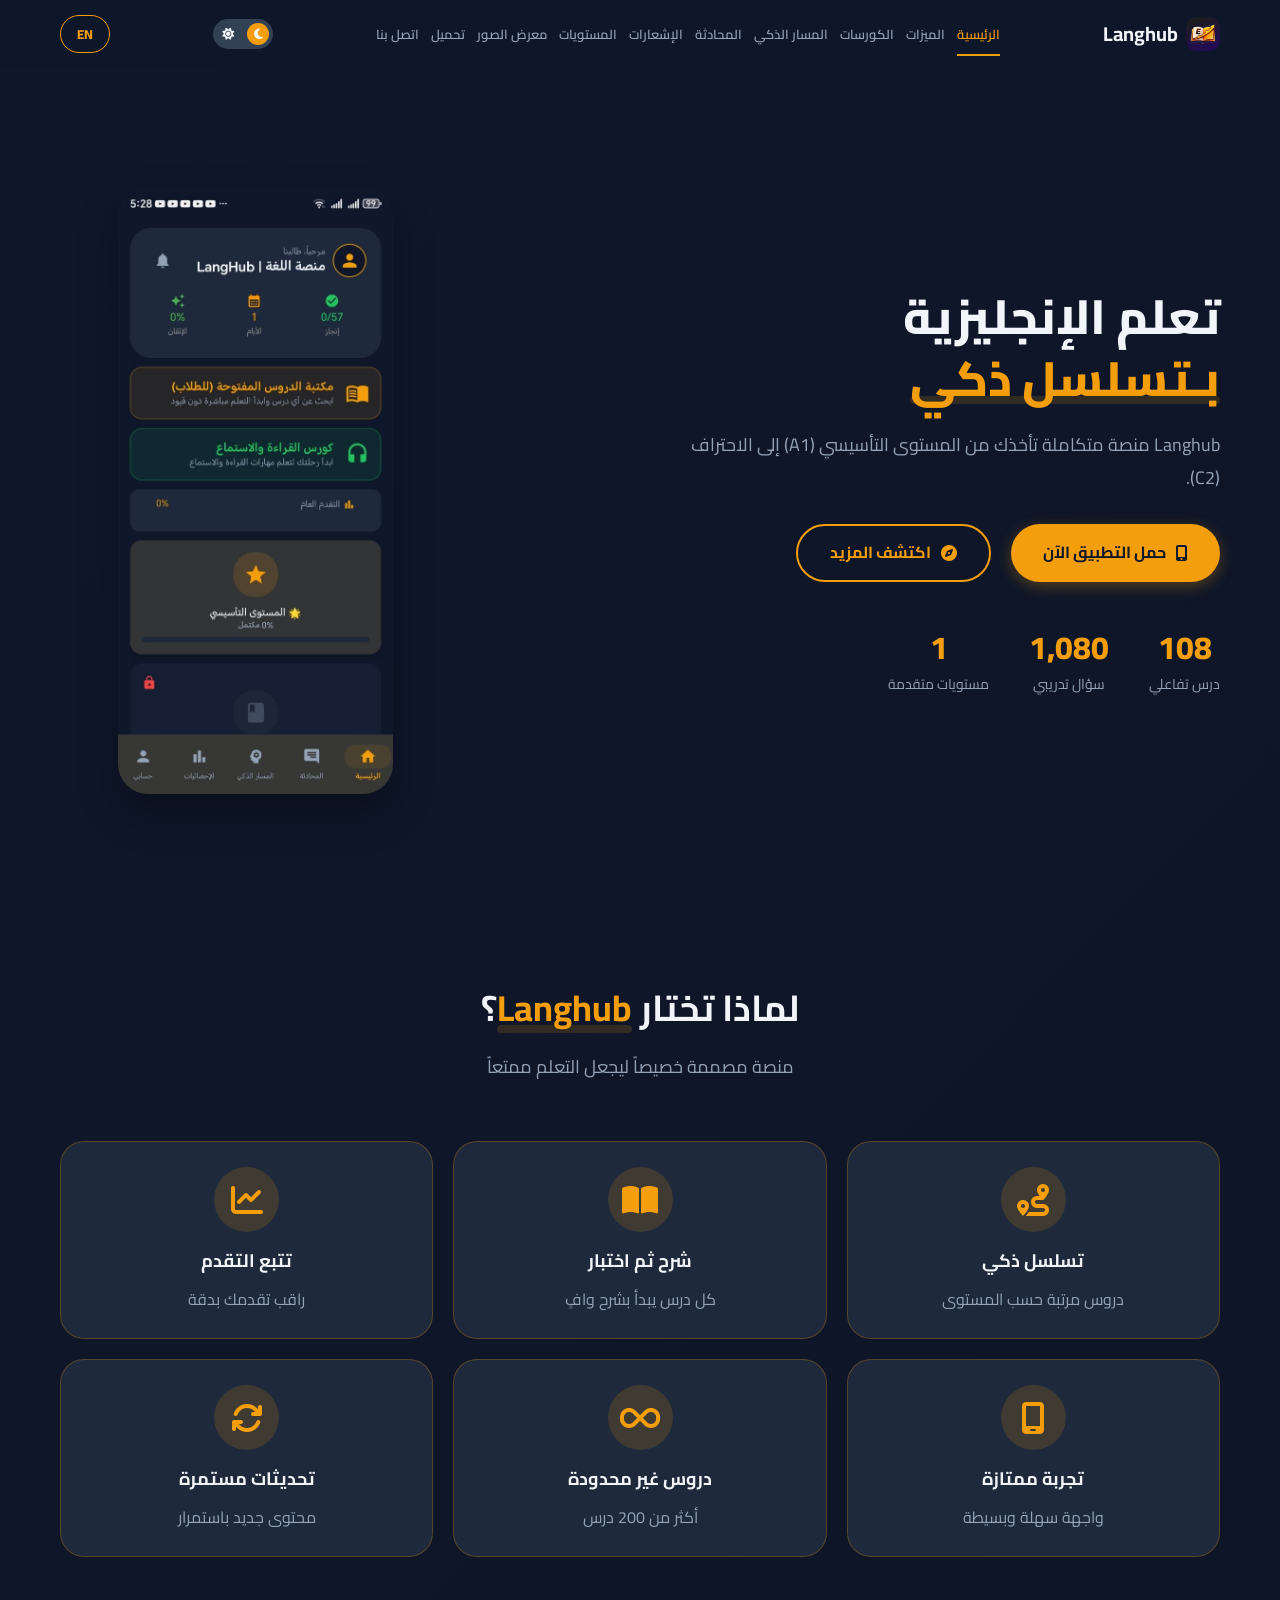
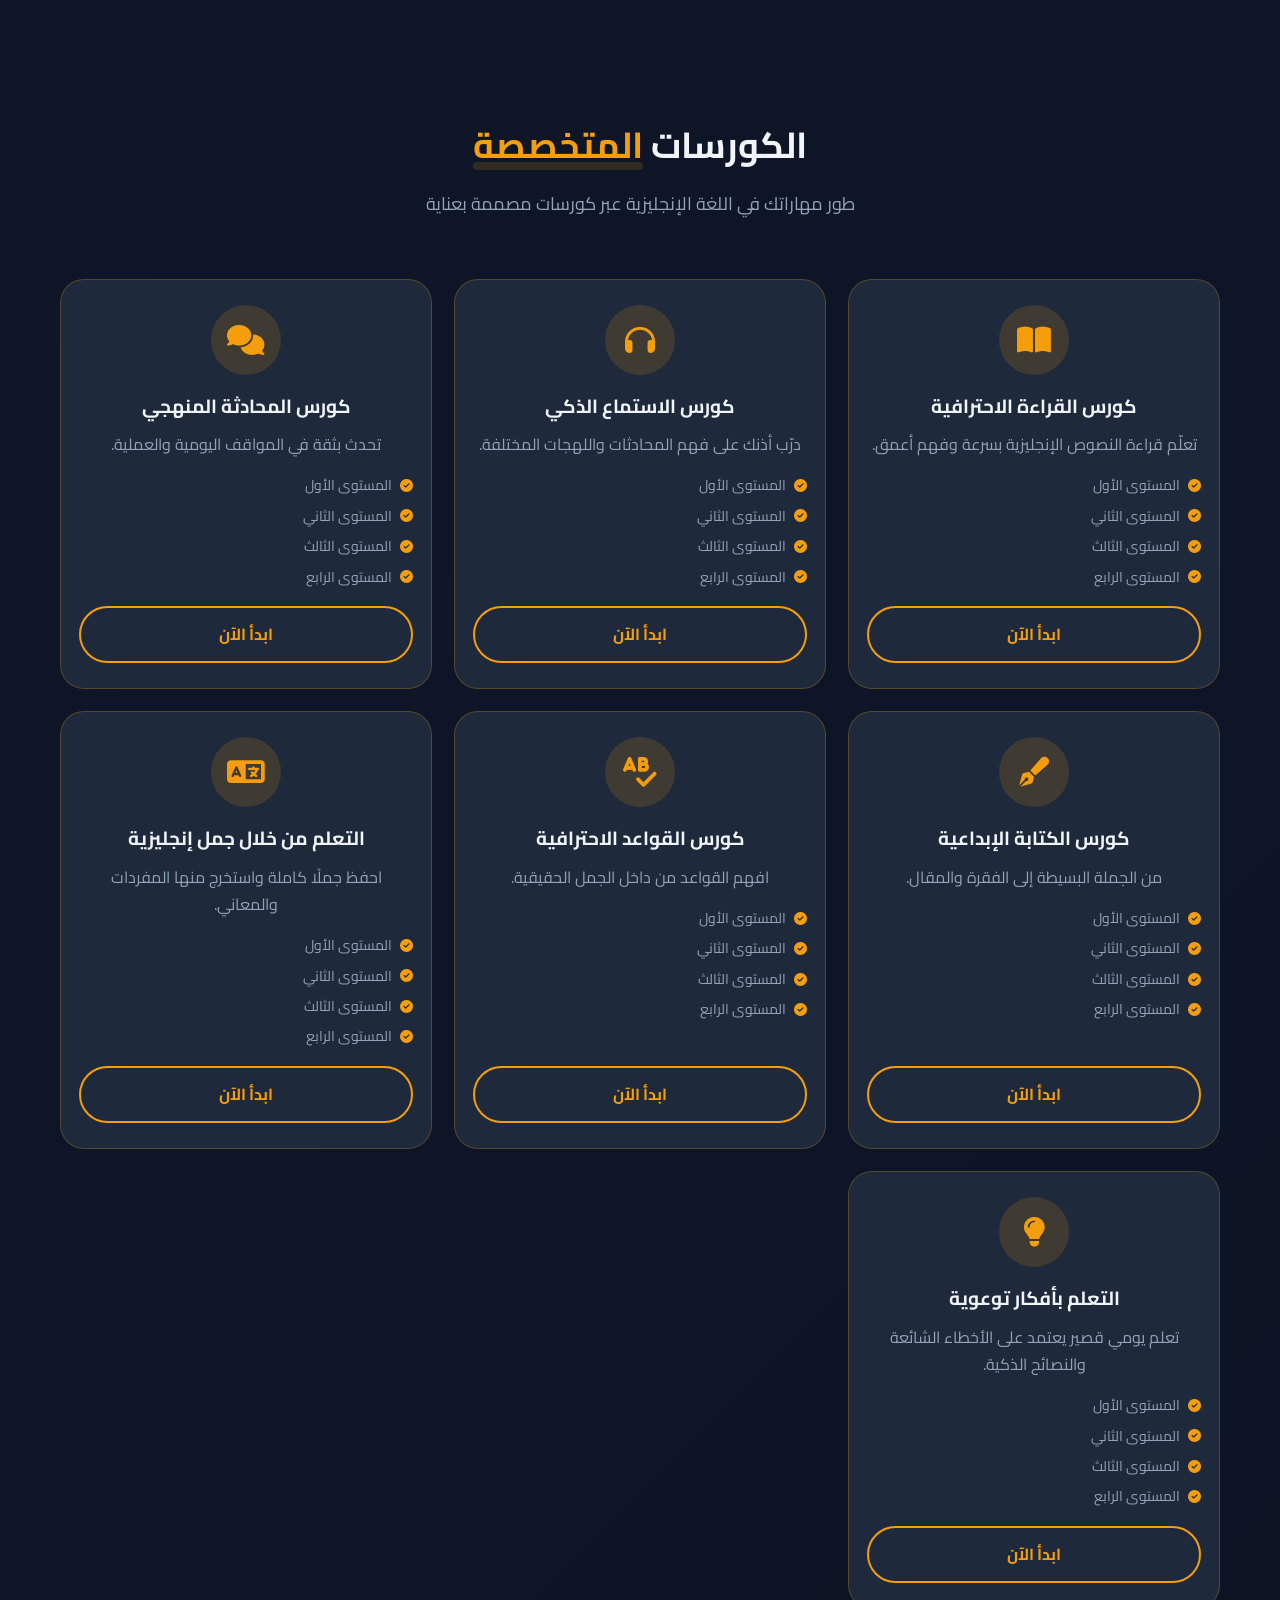
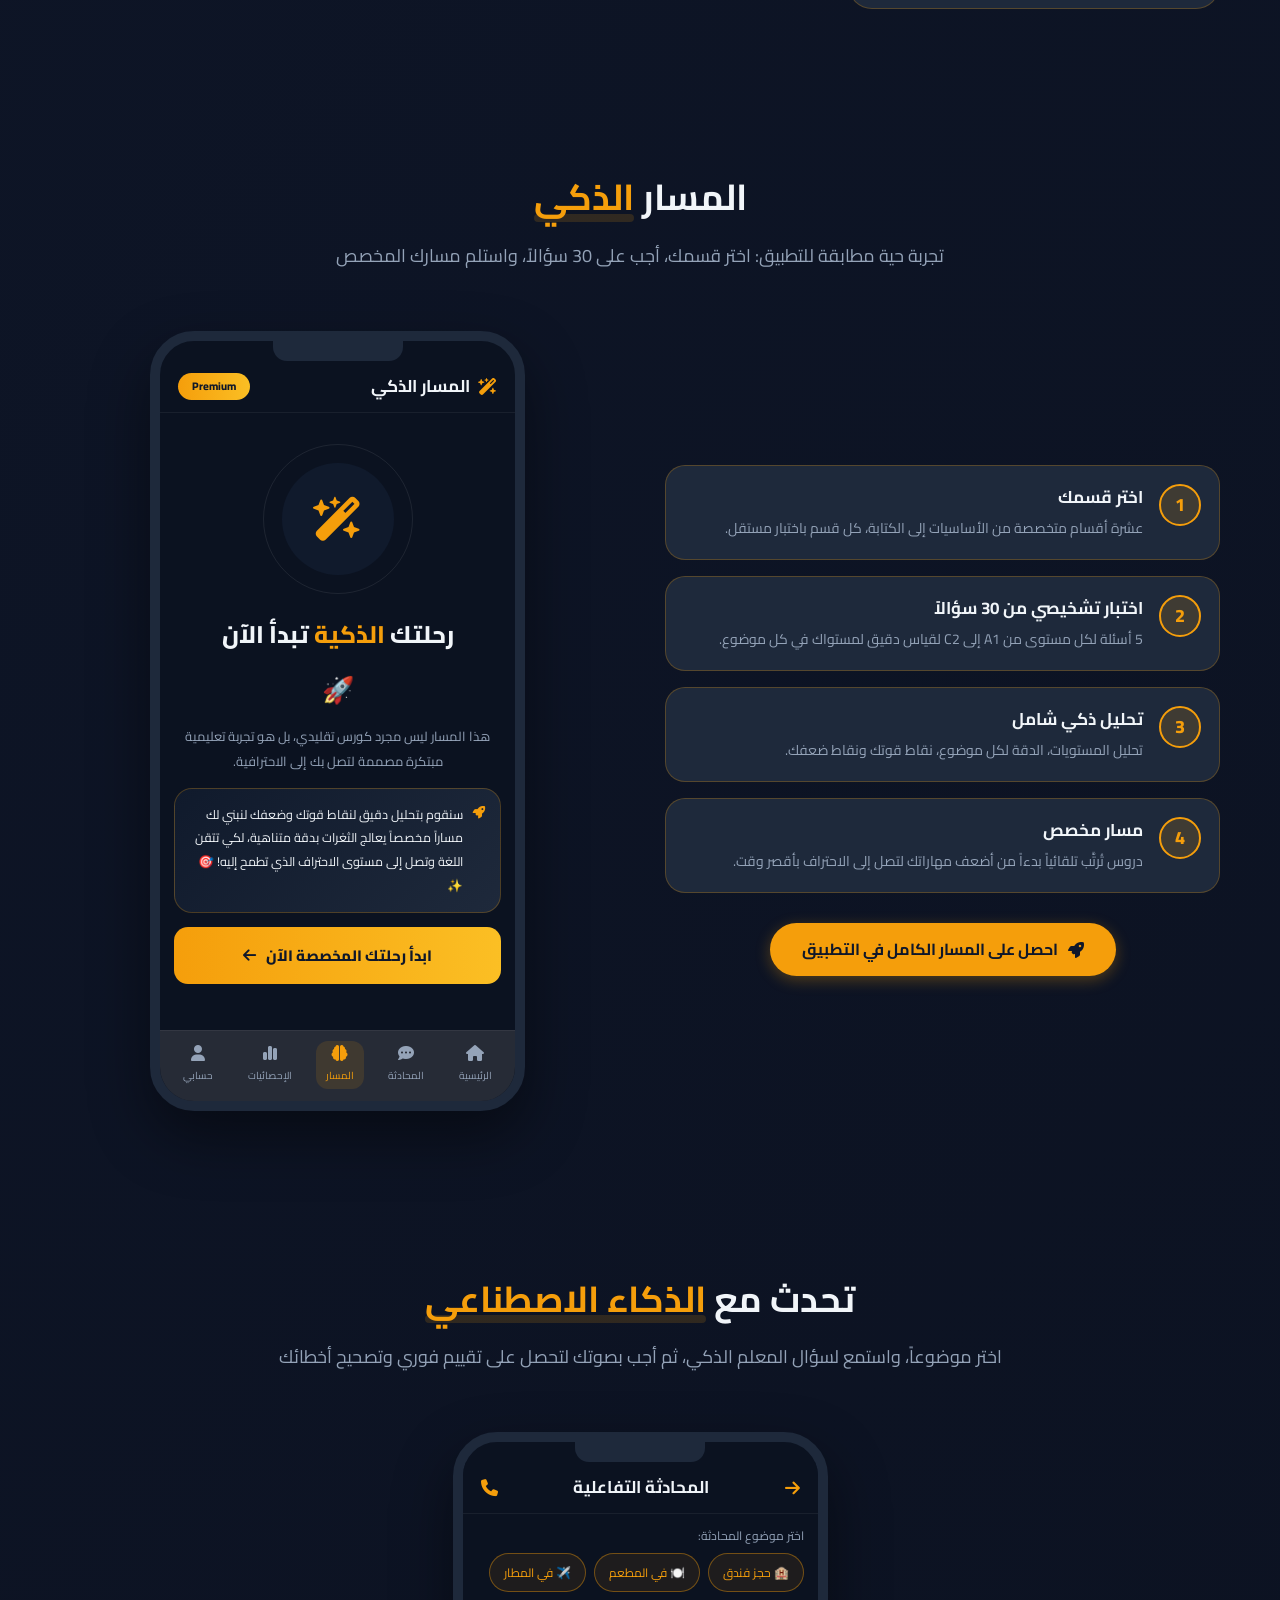
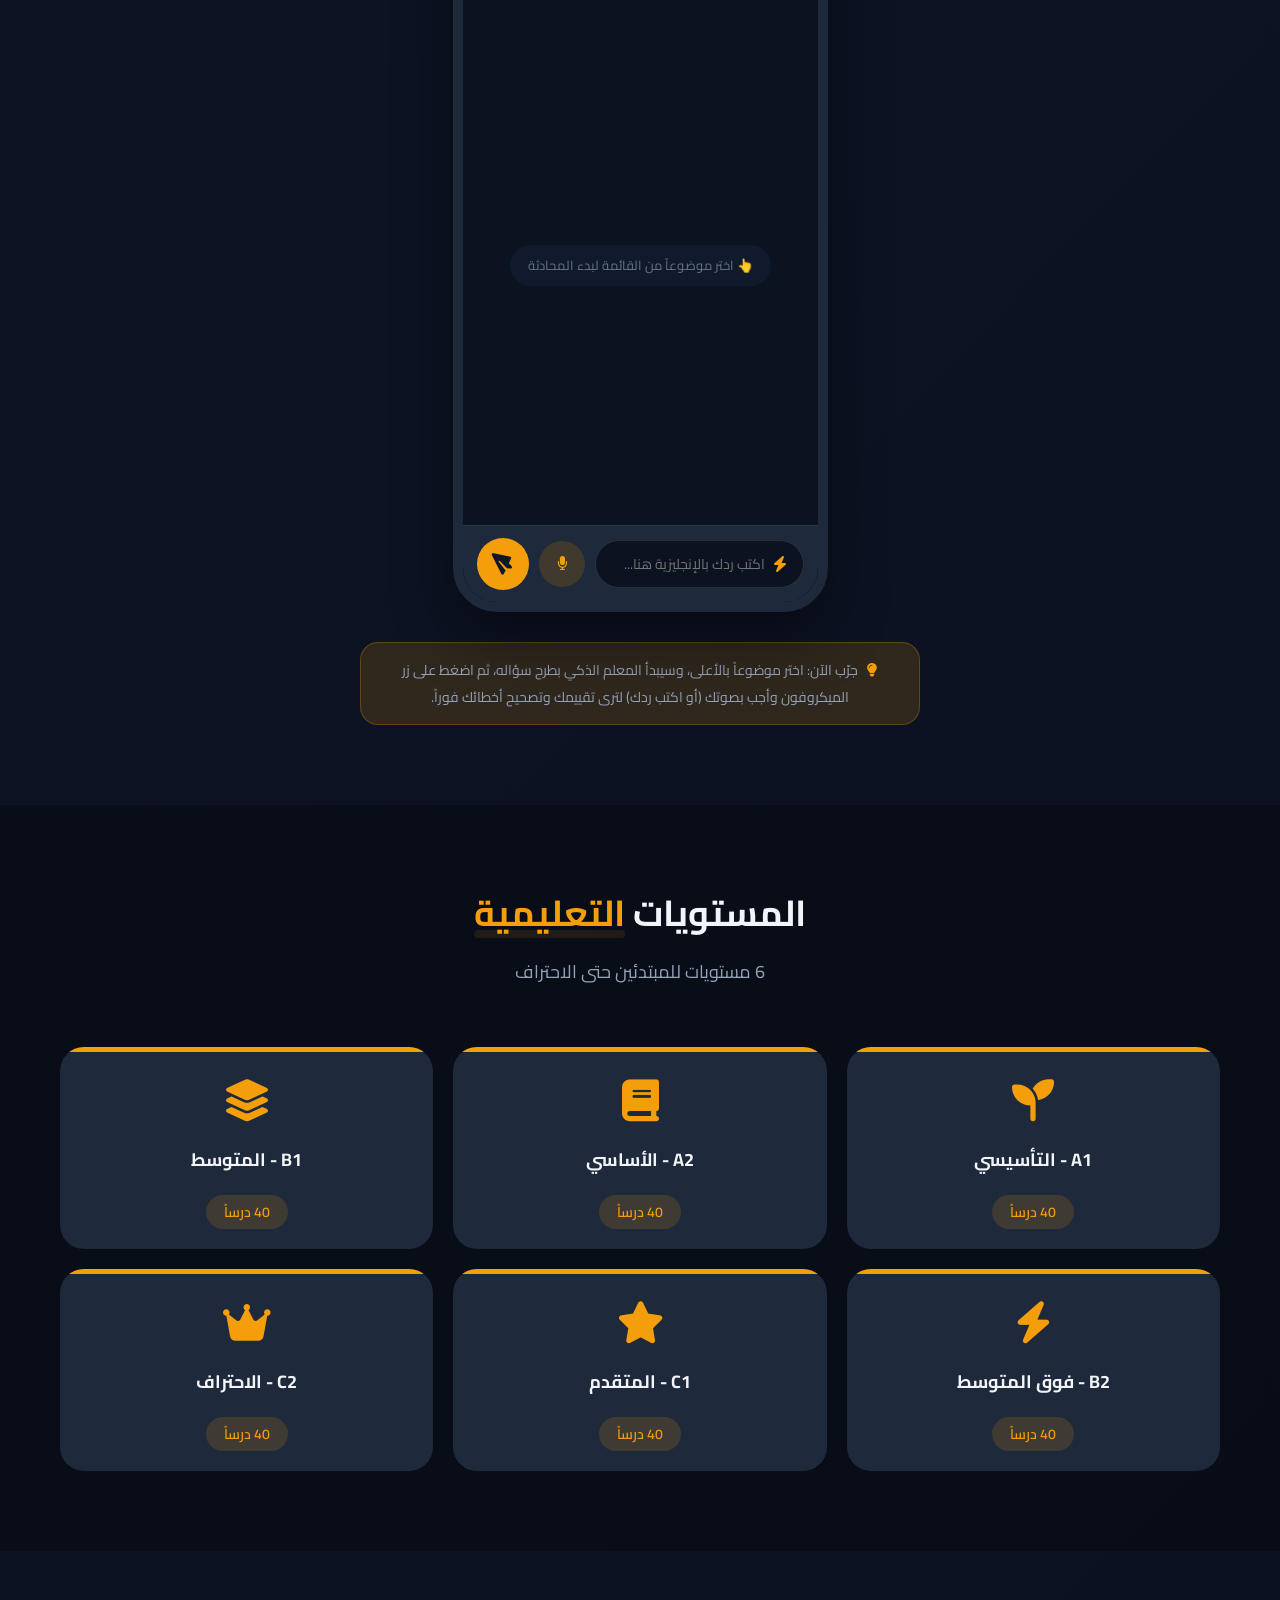
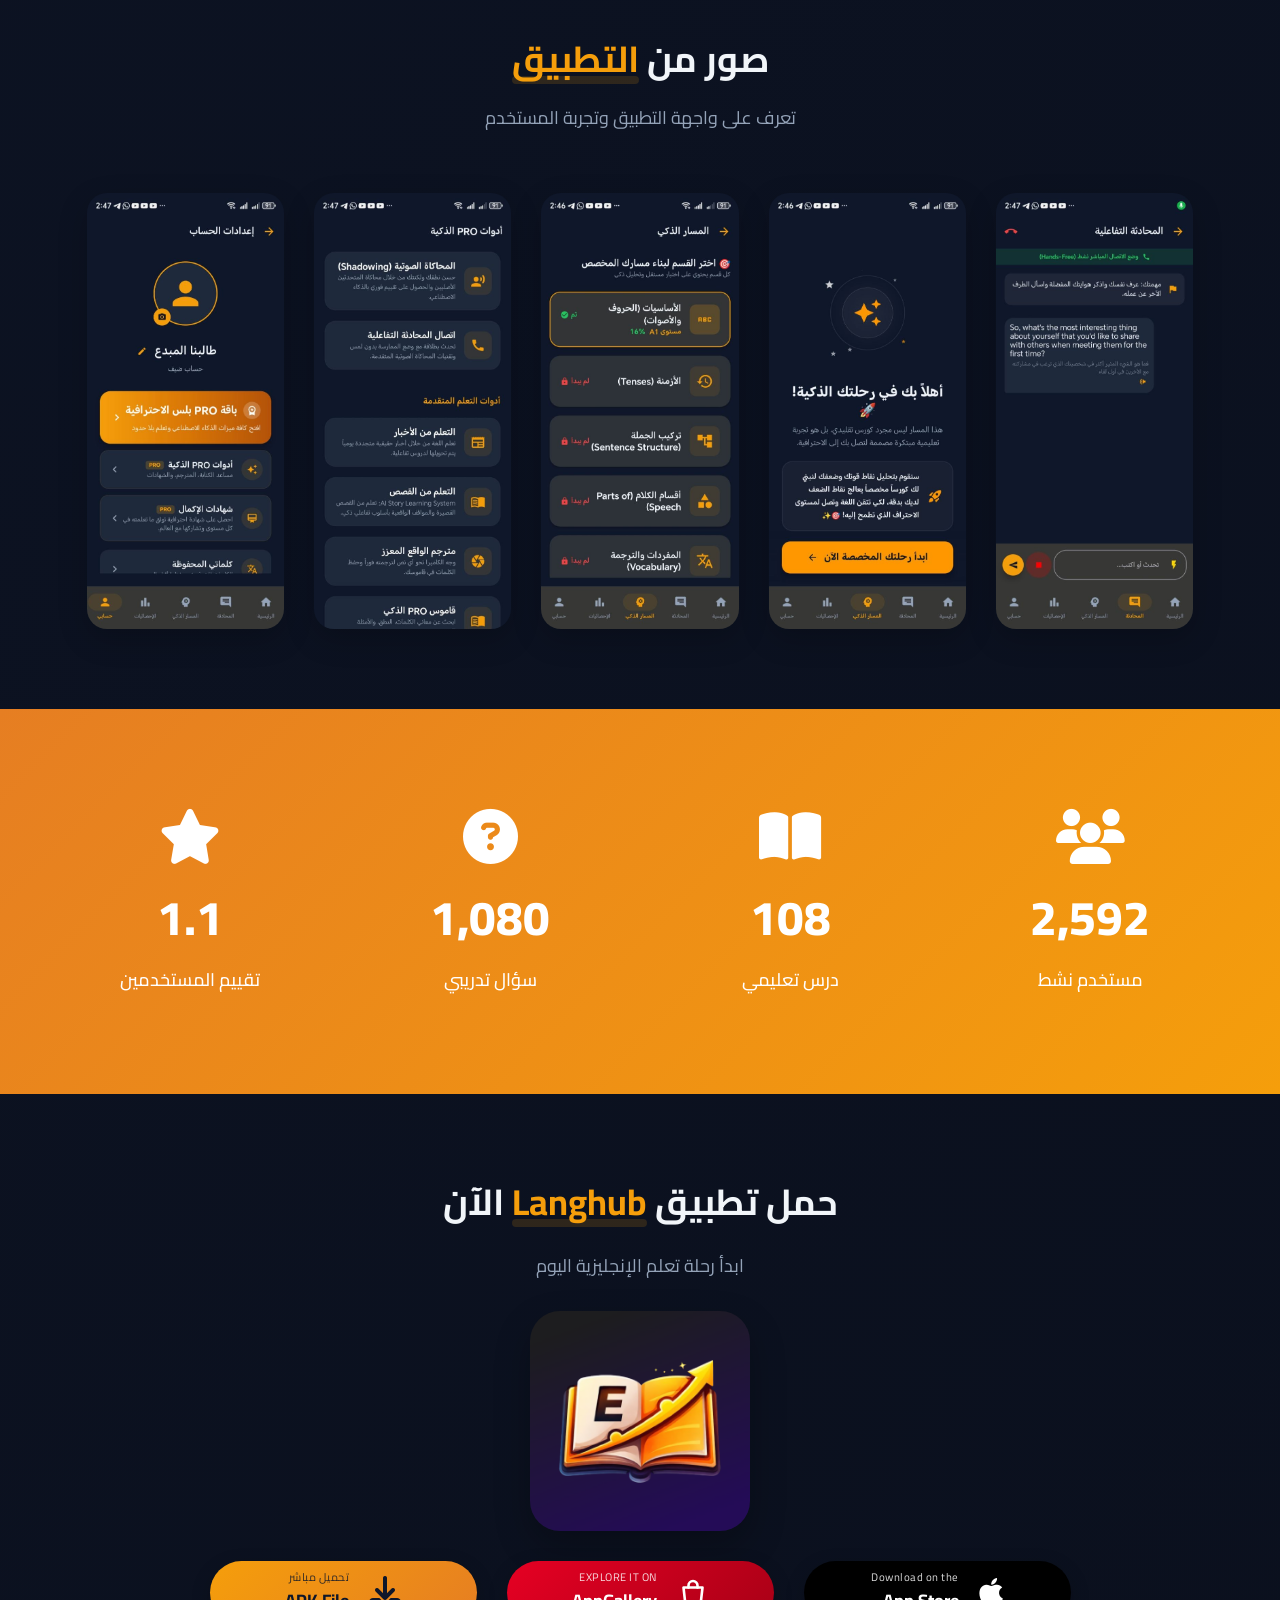
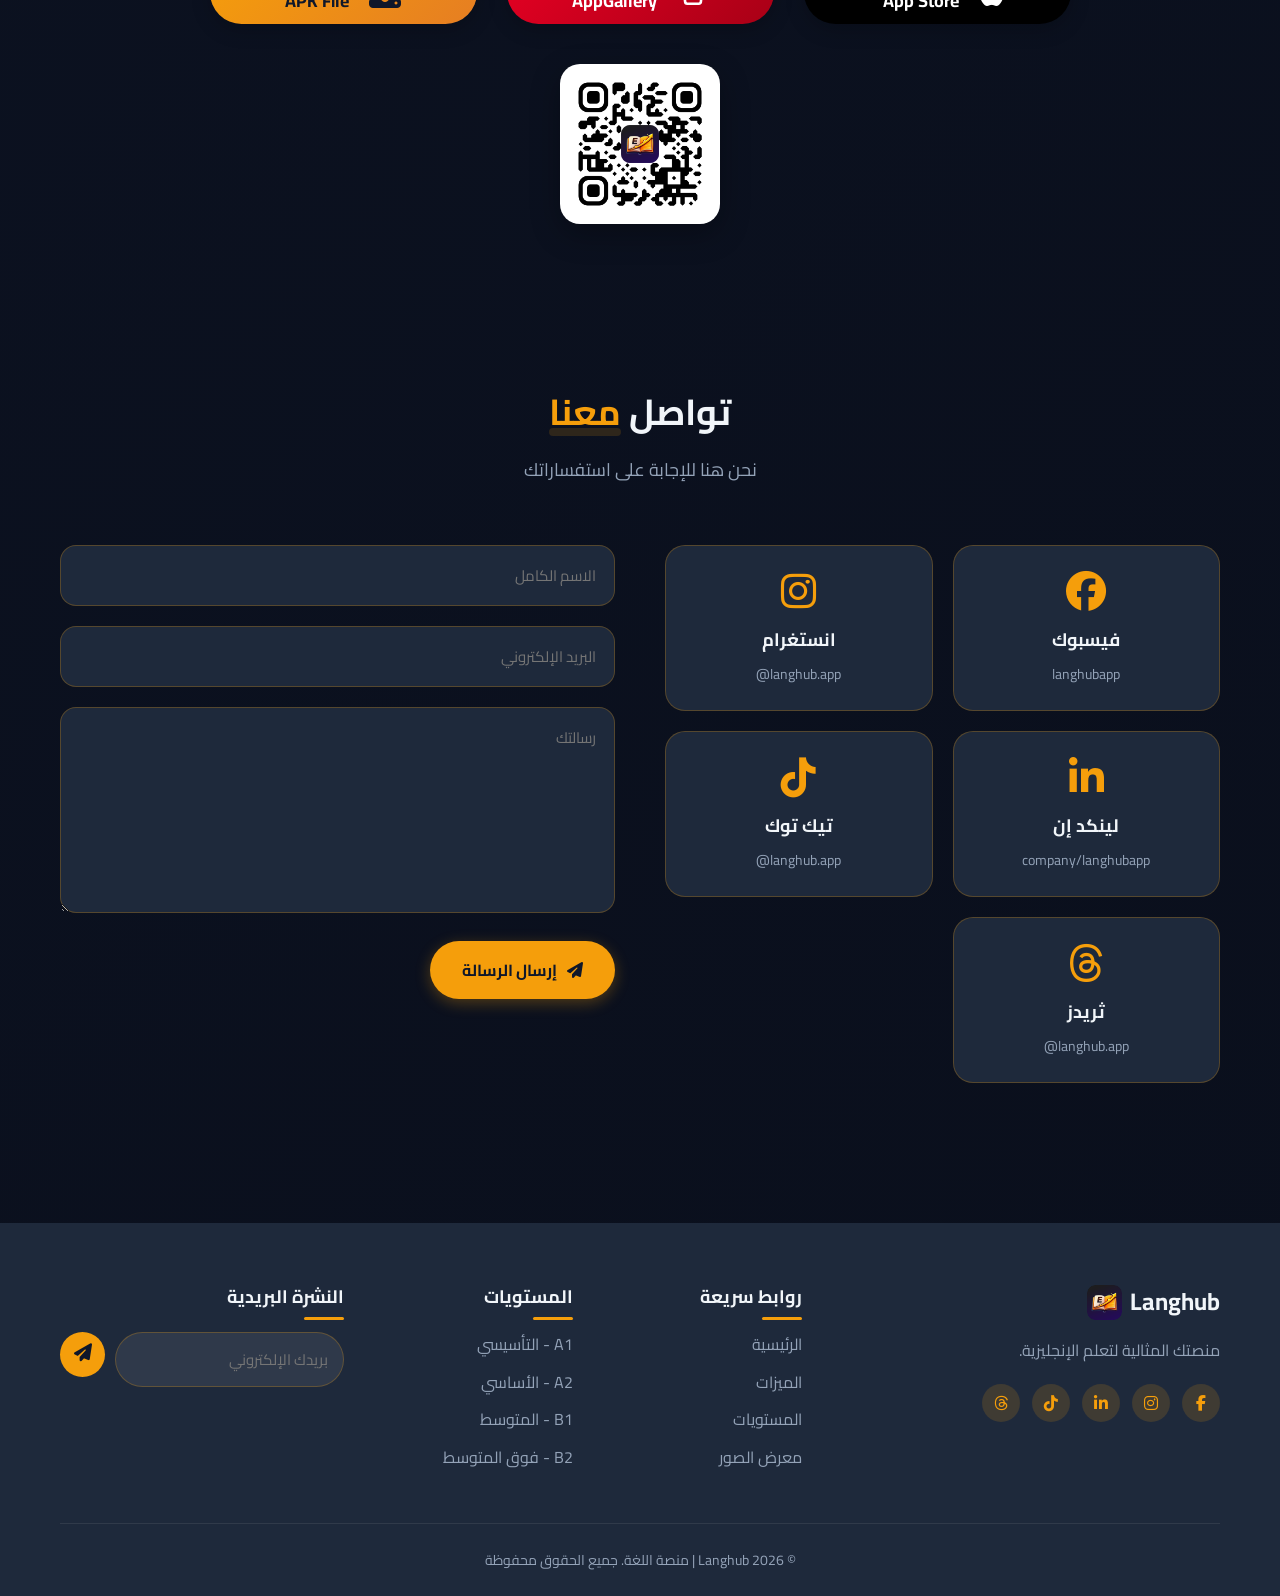
<file: index.html>
<!DOCTYPE html>
<html lang="ar" dir="rtl">
<head>
  <meta charset="UTF-8">
  <meta name="viewport" content="width=device-width, initial-scale=1.0">
   <!-- أكواد منع الكاش نهائياً -->
    <meta http-equiv="Cache-Control" content="no-cache, no-store, must-revalidate">
    <meta http-equiv="Pragma" content="no-cache">
    <meta http-equiv="Expires" content="0">

  <title>Langhub | منصة اللغة</title>

  <meta name="description" content="Langhub منصة متكاملة لتعلم الإنجليزية من A1 إلى C2 عبر كورسات متخصصة، مسار ذكي، محادثة تفاعلية مع الذكاء الاصطناعي، وإشعارات يومية لحفظ الكلمات والجمل.">

  <link rel="icon" href="assets/images/favicon.ico">

  <link rel="preconnect" href="https://fonts.googleapis.com">
  <link rel="preconnect" href="https://fonts.gstatic.com" crossorigin>
  <link href="https://fonts.googleapis.com/css2?family=Cairo:wght@400;500;600;700;800;900&display=swap" rel="stylesheet">

  <link rel="stylesheet" href="https://cdnjs.cloudflare.com/ajax/libs/font-awesome/6.5.1/css/all.min.css">
  <link rel="stylesheet" href="assets/CSS/style.css">
  <link rel="stylesheet" href="assets/CSS/responsive.css">
</head>
<body>

  <!-- شريط التنقل -->
  <header class="navbar" id="navbar">
    <div class="container nav-container">
      <a href="#home" class="logo" aria-label="Langhub">
        <img src="assets/images/logo.png" alt="شعار Langhub">
        <span>Langhub</span>
      </a>

      <nav aria-label="القائمة الرئيسية">
        <ul class="nav-menu" id="nav-menu">
          <li><a href="#home" class="nav-link active">الرئيسية</a></li>
          <li><a href="#features" class="nav-link">الميزات</a></li>
          <li><a href="#courses" class="nav-link">الكورسات</a></li>
          <li><a href="#smart-path" class="nav-link">المسار الذكي</a></li>
          <li><a href="#ai-speaking" class="nav-link">المحادثة</a></li>
          <li><a href="#notifications" class="nav-link">الإشعارات</a></li>
          <li><a href="#levels" class="nav-link">المستويات</a></li>
          <li><a href="#gallery" class="nav-link">معرض الصور</a></li>
          <li><a href="#download" class="nav-link">تحميل</a></li>
          <li><a href="#contact" class="nav-link">اتصل بنا</a></li>
        </ul>
      </nav>

      <!-- زر الوضع الفاتح / الداكن -->
  <div class="theme-switch-wrapper">
    <label class="theme-switch" for="theme-toggle" aria-label="تبديل الوضع الليلي والنهاري">
      <input type="checkbox" id="theme-toggle">
      <span class="slider">
        <i class="fas fa-sun"></i>
        <i class="fas fa-moon"></i>
      </span>
    </label>
  </div>

        <button id="lang-toggle" class="lang-toggle" type="button">EN</button>
      <div class="hamburger" id="hamburger" aria-label="فتح القائمة" role="button" tabindex="0">
        <span class="bar"></span>
        <span class="bar"></span>
        <span class="bar"></span>
      </div>
    </div>
  </header>

  <main>
    <!-- Hero -->
    <section class="hero" id="home">
      <div class="container hero-content">
        <div class="hero-text">
          <h1 class="hero-title">تعلم الإنجليزية بـ<span class="highlight">تسلسل ذكي</span></h1>

          <p class="hero-description">
            Langhub منصة متكاملة تأخذك من المستوى التأسيسي (A1) إلى الاحتراف (C2).
          </p>

          <div class="hero-buttons">
            <a href="#download" class="btn btn-primary">
              <i class="fas fa-mobile-screen-button"></i>
              حمل التطبيق الآن
            </a>

            <a href="#features" class="btn btn-outline">
              <i class="fas fa-compass"></i>
              اكتشف المزيد
            </a>
          </div>

          <div class="hero-stats">
            <div class="stat">
              <div class="stat-number" data-target="500">0</div>
              <div class="stat-label">درس تفاعلي</div>
            </div>

            <div class="stat">
              <div class="stat-number" data-target="5000">0</div>
              <div class="stat-label">سؤال تدريبي</div>
            </div>

            <div class="stat">
              <div class="stat-number" data-target="6">0</div>
              <div class="stat-label">مستويات متقدمة</div>
            </div>
          </div>
        </div>

        <div class="hero-images-container">
          <img src="assets/images/hero-image.png" alt="واجهة تطبيق Langhub" class="hero-main-image">
        </div>
      </div>
    </section>

    <!-- الميزات -->
    <section class="features" id="features">
      <div class="container">
        <div class="section-header">
          <h2>لماذا تختار <span class="highlight">Langhub</span>؟</h2>
          <p>منصة مصممة خصيصاً ليجعل التعلم ممتعاً</p>
        </div>

        <div class="features-grid">
          <article class="feature-card">
            <div class="feature-icon"><i class="fas fa-route"></i></div>
            <h3>تسلسل ذكي</h3>
            <p>دروس مرتبة حسب المستوى</p>
          </article>

          <article class="feature-card">
            <div class="feature-icon"><i class="fas fa-book-open"></i></div>
            <h3>شرح ثم اختبار</h3>
            <p>كل درس يبدأ بشرح وافٍ</p>
          </article>

          <article class="feature-card">
            <div class="feature-icon"><i class="fas fa-chart-line"></i></div>
            <h3>تتبع التقدم</h3>
            <p>راقب تقدمك بدقة</p>
          </article>

          <article class="feature-card">
            <div class="feature-icon"><i class="fas fa-mobile-screen"></i></div>
            <h3>تجربة ممتازة</h3>
            <p>واجهة سهلة وبسيطة</p>
          </article>

          <article class="feature-card">
            <div class="feature-icon"><i class="fas fa-infinity"></i></div>
            <h3>دروس غير محدودة</h3>
            <p>أكثر من 200 درس</p>
          </article>

          <article class="feature-card">
            <div class="feature-icon"><i class="fas fa-arrows-rotate"></i></div>
            <h3>تحديثات مستمرة</h3>
            <p>محتوى جديد باستمرار</p>
          </article>
        </div>
      </div>
    </section>

    <!-- الكورسات المتخصصة -->
    <section class="courses" id="courses">
      <div class="container">
        <div class="section-header">
          <h2>الكورسات <span class="highlight">المتخصصة</span></h2>
          <p>طور مهاراتك في اللغة الإنجليزية عبر كورسات مصممة بعناية</p>
        </div>

        <div class="courses-grid">
          <article class="course-card">
            <div class="course-icon"><i class="fas fa-book-open"></i></div>
            <h3>كورس القراءة الاحترافية</h3>
            <p>تعلّم قراءة النصوص الإنجليزية بسرعة وفهم أعمق.</p>
            <ul class="course-levels">
              <li><i class="fas fa-check-circle"></i> المستوى الأول</li>
              <li><i class="fas fa-check-circle"></i> المستوى الثاني</li>
              <li><i class="fas fa-check-circle"></i> المستوى الثالث</li>
              <li><i class="fas fa-check-circle"></i> المستوى الرابع</li>
            </ul>
            <a href="download.html" class="btn btn-outline">ابدأ الآن</a>
          </article>

          <article class="course-card">
            <div class="course-icon"><i class="fas fa-headphones"></i></div>
            <h3>كورس الاستماع الذكي</h3>
            <p>درّب أذنك على فهم المحادثات واللهجات المختلفة.</p>
            <ul class="course-levels">
              <li><i class="fas fa-check-circle"></i> المستوى الأول</li>
              <li><i class="fas fa-check-circle"></i> المستوى الثاني</li>
              <li><i class="fas fa-check-circle"></i> المستوى الثالث</li>
              <li><i class="fas fa-check-circle"></i> المستوى الرابع</li>
            </ul>
            <a href="download.html" class="btn btn-outline">ابدأ الآن</a>
          </article>

          <article class="course-card">
            <div class="course-icon"><i class="fas fa-comments"></i></div>
            <h3>كورس المحادثة المنهجي</h3>
            <p>تحدث بثقة في المواقف اليومية والعملية.</p>
            <ul class="course-levels">
              <li><i class="fas fa-check-circle"></i> المستوى الأول</li>
              <li><i class="fas fa-check-circle"></i> المستوى الثاني</li>
              <li><i class="fas fa-check-circle"></i> المستوى الثالث</li>
              <li><i class="fas fa-check-circle"></i> المستوى الرابع</li>
            </ul>
            <a href="download.html" class="btn btn-outline">ابدأ الآن</a>
          </article>

          <article class="course-card">
            <div class="course-icon"><i class="fas fa-pen-fancy"></i></div>
            <h3>كورس الكتابة الإبداعية</h3>
            <p>من الجملة البسيطة إلى الفقرة والمقال.</p>
            <ul class="course-levels">
              <li><i class="fas fa-check-circle"></i> المستوى الأول</li>
              <li><i class="fas fa-check-circle"></i> المستوى الثاني</li>
              <li><i class="fas fa-check-circle"></i> المستوى الثالث</li>
              <li><i class="fas fa-check-circle"></i> المستوى الرابع</li>
            </ul>
            <a href="download.html" class="btn btn-outline">ابدأ الآن</a>
          </article>

          <article class="course-card">
            <div class="course-icon"><i class="fas fa-spell-check"></i></div>
            <h3>كورس القواعد الاحترافية</h3>
            <p>افهم القواعد من داخل الجمل الحقيقية.</p>
            <ul class="course-levels">
              <li><i class="fas fa-check-circle"></i> المستوى الأول</li>
              <li><i class="fas fa-check-circle"></i> المستوى الثاني</li>
              <li><i class="fas fa-check-circle"></i> المستوى الثالث</li>
              <li><i class="fas fa-check-circle"></i> المستوى الرابع</li>
            </ul>
            <a href="download.html" class="btn btn-outline">ابدأ الآن</a>
          </article>

          <article class="course-card">
            <div class="course-icon"><i class="fas fa-language"></i></div>
            <h3>التعلم من خلال جمل إنجليزية</h3>
            <p>احفظ جملًا كاملة واستخرج منها المفردات والمعاني.</p>
            <ul class="course-levels">
              <li><i class="fas fa-check-circle"></i> المستوى الأول</li>
              <li><i class="fas fa-check-circle"></i> المستوى الثاني</li>
              <li><i class="fas fa-check-circle"></i> المستوى الثالث</li>
              <li><i class="fas fa-check-circle"></i> المستوى الرابع</li>
            </ul>
            <a href="download.html" class="btn btn-outline">ابدأ الآن</a>
          </article>

          <article class="course-card">
            <div class="course-icon"><i class="fas fa-lightbulb"></i></div>
            <h3>التعلم بأفكار توعوية</h3>
            <p>تعلم يومي قصير يعتمد على الأخطاء الشائعة والنصائح الذكية.</p>
            <ul class="course-levels">
              <li><i class="fas fa-check-circle"></i> المستوى الأول</li>
              <li><i class="fas fa-check-circle"></i> المستوى الثاني</li>
              <li><i class="fas fa-check-circle"></i> المستوى الثالث</li>
              <li><i class="fas fa-check-circle"></i> المستوى الرابع</li>
            </ul>
            <a href="download.html" class="btn btn-outline">ابدأ الآن</a>
          </article>
        </div>
      </div>
    </section>


<!-- المسار الذكي (محاكاة حية للتطبيق) -->
<!-- المسار الذكي -->
<section class="smart-path" id="smart-path">
  <div class="container">
    <div class="section-header">
      <h2>المسار <span class="highlight">الذكي</span></h2>
      <p>تجربة حية مطابقة للتطبيق: اختر قسمك، أجب على 30 سؤالاً، واستلم مسارك المخصص</p>
    </div>

    <div class="sp-showcase">
      <div class="sp-info">
        <div class="sp-steps">
          <div class="sp-step">
            <div class="sp-step-num">1</div>
            <div class="sp-step-body">
              <h3>اختر قسمك</h3>
              <p>عشرة أقسام متخصصة من الأساسيات إلى الكتابة، كل قسم باختبار مستقل.</p>
            </div>
          </div>
          <div class="sp-step">
            <div class="sp-step-num">2</div>
            <div class="sp-step-body">
              <h3>اختبار تشخيصي من 30 سؤالاً</h3>
              <p>5 أسئلة لكل مستوى من A1 إلى C2 لقياس دقيق لمستواك في كل موضوع.</p>
            </div>
          </div>
          <div class="sp-step">
            <div class="sp-step-num">3</div>
            <div class="sp-step-body">
              <h3>تحليل ذكي شامل</h3>
              <p>تحليل المستويات، الدقة لكل موضوع، نقاط قوتك ونقاط ضعفك.</p>
            </div>
          </div>
          <div class="sp-step">
            <div class="sp-step-num">4</div>
            <div class="sp-step-body">
              <h3>مسار مخصص</h3>
              <p>دروس تُرتَّب تلقائياً بدءاً من أضعف مهاراتك لتصل إلى الاحتراف بأقصر وقت.</p>
            </div>
          </div>
        </div>
        <div class="sp-cta">
          <a href="#download" class="btn btn-primary"><i class="fas fa-rocket"></i> احصل على المسار الكامل في التطبيق</a>
        </div>
      </div>

      <div class="sp-phone" id="sp-phone">
        <div class="sp-phone-notch"></div>
        <div class="sp-phone-header">
          <h3><i class="fas fa-wand-magic-sparkles"></i> المسار الذكي</h3>
          <span class="sp-premium">Premium</span>
        </div>

        <div class="sp-screens">
          <!-- 1) المقدمة -->
          <div class="sp-screen active" data-screen="intro">
            <div class="sp-intro">
              <div class="sp-intro-orbit"><i class="fas fa-wand-magic-sparkles"></i></div>
              <h4>رحلتك <span class="sp-gold">الذكية</span> تبدأ الآن</h4>
              <div class="sp-rocket">🚀</div>
              <p>هذا المسار ليس مجرد كورس تقليدي، بل هو تجربة تعليمية مبتكرة مصممة لتصل بك إلى الاحترافية.</p>
              <div class="sp-intro-card">
                <i class="fas fa-rocket"></i>
                <p>سنقوم بتحليل دقيق لنقاط قوتك وضعفك لنبني لك مساراً مخصصاً يعالج الثغرات بدقة متناهية، لكي تتقن اللغة وتصل إلى مستوى الاحتراف الذي تطمح إليه! 🎯✨</p>
              </div>
              <button class="sp-btn-gold" type="button" data-sp-goto="sections">ابدأ رحلتك المخصصة الآن <i class="fas fa-arrow-left"></i></button>
            </div>
          </div>

          <!-- 2) الأقسام -->
          <div class="sp-screen" data-screen="sections">
            <div class="sp-sections">
              <h4>🎯 اختر القسم لبناء مسارك المخصص</h4>
              <p class="sp-sub">كل قسم يحتوي على اختبار مستقل وتحليل ذكي</p>
              <div id="sp-section-list"></div>
            </div>
          </div>

          <!-- 3) الاختبار -->
          <div class="sp-screen" data-screen="quiz">
            <div class="sp-quiz">
              <div class="sp-quiz-progress"><div class="sp-quiz-bar" id="sp-quiz-bar"></div></div>
              <div class="sp-quiz-meta">
                <span id="sp-quiz-count">1/30</span>
                <span class="sp-level-badge" id="sp-q-level">A1</span>
              </div>
              <h4 class="sp-quiz-question" id="sp-quiz-question"></h4>
              <div class="sp-quiz-options" id="sp-quiz-options"></div>
              <div class="sp-quiz-actions">
                <button class="sp-btn-gold" type="button" id="sp-next-btn">التالي <i class="fas fa-arrow-left"></i></button>
                <button class="sp-btn-ghost" type="button" id="sp-prev-btn"><i class="fas fa-arrow-right"></i> السابق</button>
              </div>
            </div>
          </div>

          <!-- 4) النتائج -->
          <div class="sp-screen" data-screen="results">
            <div class="sp-results">
              <div class="sp-result-head">
                <p>نتائج التحليل الذكي</p>
                <div class="sp-gauge">
                  <svg viewBox="0 0 120 120">
                    <circle class="sp-gauge-bg" cx="60" cy="60" r="50"></circle>
                    <circle class="sp-gauge-fill" id="sp-gauge-fill" cx="60" cy="60" r="50"></circle>
                  </svg>
                  <div class="sp-gauge-text">
                    <strong id="sp-result-level">A1</strong>
                    <span id="sp-result-percent">0%</span>
                  </div>
                </div>
              </div>
              <div class="sp-result-card">
                <h5><i class="fas fa-chart-simple"></i> تحليل المستويات</h5>
                <div id="sp-levels"></div>
              </div>
              <div class="sp-result-card">
                <h5><i class="fas fa-chart-column"></i> تحليل الدقة لكل موضوع</h5>
                <div id="sp-topics"></div>
              </div>
              <div class="sp-result-card">
                <h5 class="sp-good">🏆 نقاط قوتك 💪</h5>
                <div id="sp-strengths"></div>
              </div>
              <div class="sp-result-card">
                <h5 class="sp-bad">⚠️ نقاط ضعفك ⚠️</h5>
                <div id="sp-weaknesses"></div>
              </div>
              <button class="sp-btn-gold" type="button" data-sp-goto="path">🚀 إنشاء مساري المخصص <i class="fas fa-arrow-left"></i></button>
            </div>
          </div>

          <!-- 5) المسار المخصص -->
          <div class="sp-screen" data-screen="path">
            <div class="sp-path">
              <h4>🚀 مسارك التعليمي المخصص</h4>
              <p class="sp-sub" id="sp-path-sub">لقد رتبنا لك هذه الدروس لتقوية نقاط ضعفك المسجلة.</p>
              <div id="sp-path-list"></div>
              <a href="#download" class="sp-btn-gold">أكمل رحلتك داخل التطبيق <i class="fas fa-arrow-left"></i></a>
              <button class="sp-btn-ghost" type="button" id="sp-restart"><i class="fas fa-rotate-right"></i> إعادة التجربة</button>
            </div>
          </div>
        </div>

        <div class="sp-analyzing" id="sp-analyzing" hidden>
          <i class="fas fa-circle-notch fa-spin"></i>
          <p>جاري التحليل الذكي لأدائك...</p>
        </div>

        <div class="sp-bottom-nav">
          <button type="button" class="sp-nav-item" data-sp-app><i class="fas fa-house"></i><span>الرئيسية</span></button>
          <button type="button" class="sp-nav-item" data-sp-app><i class="fas fa-comment-dots"></i><span>المحادثة</span></button>
          <button type="button" class="sp-nav-item active"><i class="fas fa-brain"></i><span>المسار</span></button>
          <button type="button" class="sp-nav-item" data-sp-app><i class="fas fa-chart-simple"></i><span>الإحصائيات</span></button>
          <button type="button" class="sp-nav-item" data-sp-app><i class="fas fa-user"></i><span>حسابي</span></button>
        </div>
      </div>
    </div>
  </div>
</section>


<!-- ==========================================
تحدث مع الذكاء الاصطناعي
========================================== -->
<section class="ai-speaking" id="ai-speaking">
  <div class="container">
    <div class="section-header">
      <h2>تحدث مع <span class="highlight">الذكاء الاصطناعي</span></h2>
      <p>اختر موضوعاً، واستمع لسؤال المعلم الذكي، ثم أجب بصوتك لتحصل على تقييم فوري وتصحيح أخطائك</p>
    </div>

    <div class="ai-phone">
      <div class="ai-phone-notch"></div>
      <div class="ai-phone-header">
        <i class="fas fa-arrow-right ai-back"></i>
        <h3>المحادثة التفاعلية</h3>
        <i class="fas fa-phone ai-call"></i>
      </div>

      <div class="ai-topics">
        <span class="ai-topics-label">اختر موضوع المحادثة:</span>
        <div class="ai-topics-list">
          <button class="ai-topic-btn" type="button" data-topic="hotel">🏨 حجز فندق</button>
          <button class="ai-topic-btn" type="button" data-topic="restaurant">🍽️ في المطعم</button>
          <button class="ai-topic-btn" type="button" data-topic="airport">✈️ في المطار</button>
        </div>
      </div>

      <div class="ai-chat" id="ai-chat"></div>

      <div class="ai-input-bar">
        <div class="ai-input-wrap">
          <i class="fas fa-bolt ai-bolt"></i>
          <input type="text" id="ai-input" placeholder="اكتب ردك بالإنجليزية هنا..." />
        </div>
        <button class="ai-mic" id="ai-mic-btn" type="button" aria-label="التحدث بالصوت">
          <i class="fas fa-microphone"></i>
        </button>
        <button class="ai-send" id="ai-send-btn" type="button" aria-label="إرسال">
          <i class="fas fa-paper-plane"></i>
        </button>
      </div>
    </div>

    <p class="ai-hint">
      <i class="fas fa-lightbulb"></i>
      جرّب الآن: اختر موضوعاً بالأعلى، وسيبدأ المعلم الذكي بطرح سؤاله، ثم اضغط على زر الميكروفون وأجب بصوتك (أو اكتب ردك) لترى تقييمك وتصحيح أخطائك فوراً.
    </p>
  </div>
</section>

    <!-- المستويات -->
    <section class="levels" id="levels">
      <div class="container">
        <div class="section-header">
          <h2>المستويات <span class="highlight">التعليمية</span></h2>
          <p>6 مستويات للمبتدئين حتى الاحتراف</p>
        </div>

        <div class="levels-container">
          <article class="level-card">
            <div class="level-icon"><i class="fas fa-seedling"></i></div>
            <h3>A1 - التأسيسي</h3>
            <div class="level-progress"><span class="level-lessons-count">40 درساً</span></div>
          </article>

          <article class="level-card">
            <div class="level-icon"><i class="fas fa-book"></i></div>
            <h3>A2 - الأساسي</h3>
            <div class="level-progress"><span class="level-lessons-count">40 درساً</span></div>
          </article>

          <article class="level-card">
            <div class="level-icon"><i class="fas fa-layer-group"></i></div>
            <h3>B1 - المتوسط</h3>
            <div class="level-progress"><span class="level-lessons-count">40 درساً</span></div>
          </article>

          <article class="level-card">
            <div class="level-icon"><i class="fas fa-bolt"></i></div>
            <h3>B2 - فوق المتوسط</h3>
            <div class="level-progress"><span class="level-lessons-count">40 درساً</span></div>
          </article>

          <article class="level-card">
            <div class="level-icon"><i class="fas fa-star"></i></div>
            <h3>C1 - المتقدم</h3>
            <div class="level-progress"><span class="level-lessons-count">40 درساً</span></div>
          </article>

          <article class="level-card">
            <div class="level-icon"><i class="fas fa-crown"></i></div>
            <h3>C2 - الاحتراف</h3>
            <div class="level-progress"><span class="level-lessons-count">40 درساً</span></div>
          </article>
        </div>
      </div>
    </section>

    <!-- معرض الصور -->
    <section class="gallery" id="gallery">
      <div class="container">
        <div class="section-header">
          <h2>صور من <span class="highlight">التطبيق</span></h2>
          <p>تعرف على واجهة التطبيق وتجربة المستخدم</p>
        </div>

        <div class="gallery-grid">
          <figure class="gallery-item"><img src="assets/images/app-screenshots/screen1.jpg" alt="لقطة شاشة من تطبيق Langhub 1" loading="lazy"></figure>
          <figure class="gallery-item"><img src="assets/images/app-screenshots/screen2.jpg" alt="لقطة شاشة من تطبيق Langhub 2" loading="lazy"></figure>
          <figure class="gallery-item"><img src="assets/images/app-screenshots/screen3.jpg" alt="لقطة شاشة من تطبيق Langhub 3" loading="lazy"></figure>
          <figure class="gallery-item"><img src="assets/images/app-screenshots/screen4.jpg" alt="لقطة شاشة من تطبيق Langhub 4" loading="lazy"></figure>
          <figure class="gallery-item"><img src="assets/images/app-screenshots/screen5.jpg" alt="لقطة شاشة من تطبيق Langhub 5" loading="lazy"></figure>
        </div>
      </div>
    </section>

    <!-- الإحصائيات -->
    <section class="stats-section" id="stats">
      <div class="container">
        <div class="stats-wrapper">
          <div class="stats-card">
            <div class="stats-icon"><i class="fas fa-users"></i></div>
            <div class="stats-number" data-target="12000">0</div>
            <div class="stats-text">مستخدم نشط</div>
          </div>

          <div class="stats-card">
            <div class="stats-icon"><i class="fas fa-book-open"></i></div>
            <div class="stats-number" data-target="500">0</div>
            <div class="stats-text">درس تعليمي</div>
          </div>

          <div class="stats-card">
            <div class="stats-icon"><i class="fas fa-circle-question"></i></div>
            <div class="stats-number" data-target="5000">0</div>
            <div class="stats-text">سؤال تدريبي</div>
          </div>

          <div class="stats-card">
            <div class="stats-icon"><i class="fas fa-star"></i></div>
            <div class="stats-number" data-target="4.9">0</div>
            <div class="stats-text">تقييم المستخدمين</div>
          </div>
        </div>
      </div>
    </section>

    <!-- التحميل -->
    <section class="download" id="download">
      <div class="container">
        <div class="download-content">
          <h2>حمل تطبيق <span class="highlight">Langhub</span> الآن</h2>
          <p>ابدأ رحلة تعلم الإنجليزية اليوم</p>
        </div>

        <div class="download-app-screenshot">
          <img src="assets/images/app-screenshot.png" alt="لقطة شاشة من تطبيق Langhub" loading="lazy">
        </div>

        <!-- ازرار التحميل-->
        <div class="download-buttons">
             <!-- قفل مؤقت لزر Google Play حتى يتوفر رابط المتجر — لاستعادته احذف أسطر التعليقات فقط -->
              <!--
          <a class="download-btn google-play" type="button" data-open-modal="#google-play-modal" aria-label="تحميل من Google Play">
            <i class="fab fa-google-play"></i>
            <span class="btn-text">
              <span>GET IT ON</span>
              <strong>Google Play</strong>
            </span>
          </a>
-->
          <a class="download-btn app-store" type="button" data-open-modal="#app-store-modal" aria-label="تحميل من App Store">
            <i class="fab fa-apple"></i>
            <span class="btn-text">
              <span>Download on the</span>
              <strong>App Store</strong>
            </span>
          </a>

          <a href="#" class="download-btn huawei-gallery">
              <svg class="hw-icon" viewBox="0 0 32 32" fill="none" stroke="currentColor" stroke-width="2.6" stroke-linecap="round" stroke-linejoin="round" aria-hidden="true">
                <path d="M6.5 11.5h19l-1.6 14.2a2.2 2.2 0 0 1-2.2 2H10.3a2.2 2.2 0 0 1-2.2-2L6.5 11.5z"/>
                <path d="M11.5 11.5V9.5a4.5 4.5 0 0 1 9 0v2"/>
              </svg>
              <div class="btn-text">
                <span>EXPLORE IT ON</span>
                <strong>AppGallery</strong>
              </div>
           </a>

          <a href="assets/files/langhub.apk" class="download-btn direct" download aria-label="تحميل مباشر">
            <i class="fas fa-download"></i>
            <span class="btn-text">
              <span>تحميل مباشر</span>
              <strong>APK File</strong>
            </span>
          </a>
        </div>

        <div class="qr-code">
          <img src="assets/images/qrcode.png" alt="رمز QR لتحميل تطبيق Langhub" loading="lazy">
        </div>
      </div>
    </section>

    <!-- اتصل بنا -->
    <section class="contact" id="contact">
      <div class="container">
        <div class="section-header">
          <h2>تواصل <span class="highlight">معنا</span></h2>
          <p>نحن هنا للإجابة على استفساراتك</p>
        </div>

        <div class="contact-wrapper">
          <div class="contact-info">
            <a class="info-card" href="https://www.facebook.com/langhubapp/" target="_blank" aria-label="فيسبوك">
              <i class="fab fa-facebook"></i>
              <h3>فيسبوك</h3>
              <p>langhubapp</p>
            </a>

            <a class="info-card" href="https://www.instagram.com/langhub.app/" target="_blank" aria-label="انستغرام">
              <i class="fab fa-instagram"></i>
              <h3>انستغرام</h3>
              <p>@langhub.app</p>
            </a>

            <a class="info-card" href="https://www.linkedin.com/company/langhubapp/" target="_blank" aria-label="لينكد إن">
              <i class="fab fa-linkedin-in"></i>
              <h3>لينكد إن</h3>
              <p>company/langhubapp</p>
            </a>

            <a class="info-card" href="https://www.tiktok.com/@langhub.app/" target="_blank" aria-label="تيك توك">
              <i class="fab fa-tiktok"></i>
              <h3>تيك توك</h3>
              <p>@langhub.app</p>
            </a>

            <a class="info-card" href="https://www.threads.com/@langhub.app/" target="_blank" aria-label="ثريدز">
              <i class="fab fa-threads"></i>
              <h3>ثريدز</h3>
              <p>@langhub.app</p>
            </a>
          </div>

          <form id="contact-form" class="contact-form">
            <div class="form-group">
              <input type="text" name="name" placeholder="الاسم الكامل" required>
            </div>

            <div class="form-group">
              <input type="email" name="email" placeholder="البريد الإلكتروني" required>
            </div>

            <div class="form-group">
              <textarea name="message" rows="6" placeholder="رسالتك" required></textarea>
            </div>

            <button type="submit" class="btn btn-primary">
              <i class="fas fa-paper-plane"></i>
              إرسال الرسالة
            </button>
          </form>
        </div>
      </div>
    </section>
  </main>

  <!-- الفوتر -->
  <footer class="footer">
    <div class="container">
      <div class="footer-content">
        <div class="footer-section">
          <div class="footer-logo">
            <img src="assets/images/logo.png" alt="شعار Langhub">
            <span>Langhub</span>
          </div>
          <p>منصتك المثالية لتعلم الإنجليزية.</p>

          <div class="social-links">
            <a href="https://www.facebook.com/langhubapp/" aria-label="فيسبوك"><i class="fab fa-facebook-f"></i></a>
            <a href="https://www.instagram.com/langhub.app/" aria-label="انستغرام"><i class="fab fa-instagram"></i></a>
            <a href="https://www.linkedin.com/company/langhubapp/" aria-label="لينكد إن"><i class="fab fa-linkedin-in"></i></a>
            <a href="https://www.tiktok.com/@langhub.app/" aria-label="تيك توك"><i class="fab fa-tiktok"></i></a>
            <a href="https://www.threads.com/@langhub.app/" aria-label="ثريدز"><i class="fab fa-threads"></i></a>
          </div>
        </div>

        <div class="footer-section">
          <h3>روابط سريعة</h3>
          <ul>
            <li><a href="#home">الرئيسية</a></li>
            <li><a href="#features">الميزات</a></li>
            <li><a href="#levels">المستويات</a></li>
            <li><a href="#gallery">معرض الصور</a></li>
          </ul>
        </div>

        <div class="footer-section">
          <h3>المستويات</h3>
          <ul>
            <li><a href="#levels">A1 - التأسيسي</a></li>
            <li><a href="#levels">A2 - الأساسي</a></li>
            <li><a href="#levels">B1 - المتوسط</a></li>
            <li><a href="#levels">B2 - فوق المتوسط</a></li>
          </ul>
        </div>

        <div class="footer-section">
          <h3>النشرة البريدية</h3>
          <form id="newsletter-form" class="newsletter">
            <input type="email" placeholder="بريدك الإلكتروني" required>
            <button type="submit" aria-label="اشترك في النشرة البريدية">
              <i class="fas fa-paper-plane"></i>
            </button>
          </form>
        </div>
      </div>

      <div class="footer-bottom">
        © <span id="year">2026</span> Langhub | منصة اللغة. جميع الحقوق محفوظة
      </div>
    </div>
  </footer>

  <!-- Modal App Store -->
  <div class="modal" id="app-store-modal" aria-hidden="true">
    <div class="modal-backdrop" data-close-modal></div>

    <div class="modal-card">
      <button class="modal-close" type="button" data-close-modal aria-label="إغلاق">
        <i class="fas fa-xmark"></i>
      </button>

      <h3>قريبًا على App Store</h3>
      <p>نحن نعمل بجد لتوفير نسخة لأجهزة iOS</p>
      <p>قيد التطوير حالياً</p>

      <button class="btn btn-primary" type="button" data-close-modal>حسناً</button>
    </div>
  </div>

  <!-- Modal Google Play -->
  <div class="modal" id="google-play-modal" aria-hidden="true">
    <div class="modal-backdrop" data-close-modal></div>

    <div class="modal-card">
      <button class="modal-close" type="button" data-close-modal aria-label="إغلاق">
        <i class="fas fa-xmark"></i>
      </button>

      <h3>قريبًا على Google Play</h3>
      <p>التطبيق متوفر على أجهزة Android ويمكنك تحميله من HUAWEI AppGallery</p>
      <p>نعمل على توفيرة في متجر Google Play قريباً</p>

      <button class="btn btn-primary" type="button" data-close-modal>حسناً</button>
    </div>
  </div>


  <!-- نافذة: القسم متاح داخل التطبيق فقط -->
<div class="modal" id="sp-download-modal">
  <div class="modal-backdrop" data-close-modal></div>
  <div class="modal-card">
    <button class="modal-close" type="button" data-close-modal><i class="fas fa-xmark"></i></button>
    <div style="font-size:46px;margin-bottom:12px;">📲</div>
    <h3>هذا القسم متاح داخل التطبيق</h3>
    <p>يمكنك اختبار هذا القسم عبر تطبيق Langhub — حمّله الآن واختر طريقة التحميل المناسبة لك.</p>
    <button class="btn btn-primary" type="button" id="sp-go-download"><i class="fas fa-download"></i> تحميل التطبيق</button>
  </div>
</div>

  <!-- Toast -->
  <div id="toast" class="toast" aria-live="polite"></div>

  <script src="assets/JS/smart-path.js"></script>
  <script src="assets/JS/main.js"></script>
  <script src="assets/JS/animations.js"></script>
</body>
</html>
</file>
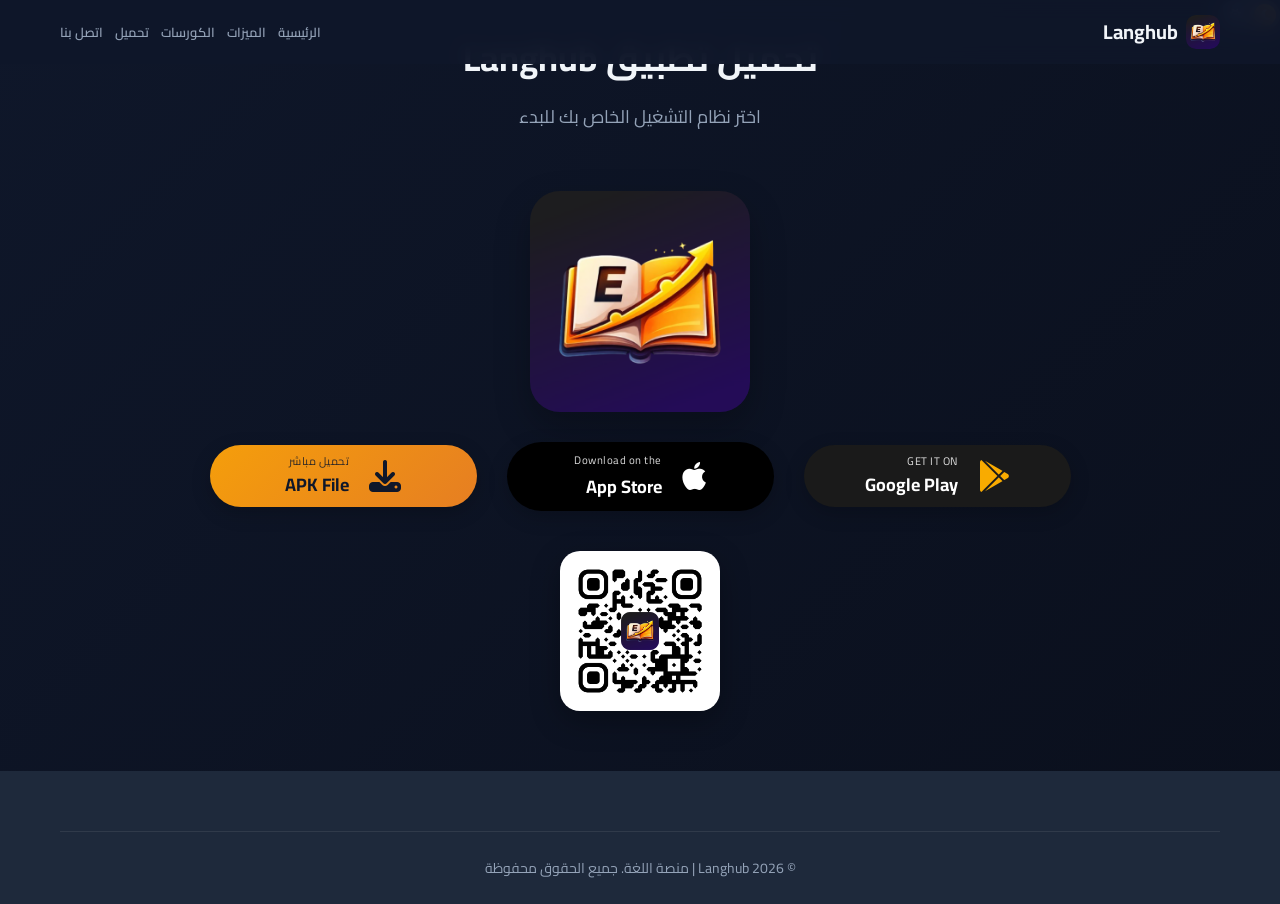
<file: download.html>
<!DOCTYPE html>
<html lang="ar" dir="rtl">
<head>
  <meta charset="UTF-8">
  <meta name="viewport" content="width=device-width, initial-scale=1.0">

  <title>تحميل Langhub | منصة اللغة</title>

  <meta name="description" content="حمّل تطبيق Langhub لتعلم الإنجليزية عبر كورسات متخصصة ومسار ذكي ومحادثة صوتية مع الذكاء الاصطناعي.">

  <link rel="icon" href="assets/images/favicon.ico">

  <link rel="preconnect" href="https://fonts.googleapis.com">
  <link rel="preconnect" href="https://fonts.gstatic.com" crossorigin>
  <link href="https://fonts.googleapis.com/css2?family=Cairo:wght@400;500;600;700;800;900&display=swap" rel="stylesheet">

  <link rel="stylesheet" href="https://cdnjs.cloudflare.com/ajax/libs/font-awesome/6.5.1/css/all.min.css">
  <link rel="stylesheet" href="assets/CSS/style.css">
  <link rel="stylesheet" href="assets/CSS/responsive.css">
</head>
<body>

  <header class="navbar" id="navbar">
    <div class="container nav-container">
      <a href="index.html" class="logo" aria-label="Langhub">
        <img src="assets/images/logo.png" alt="شعار Langhub">
        <span>Langhub</span>
      </a>

      <nav aria-label="قائمة التحميل">
        <ul class="nav-menu" id="nav-menu">
          <li><a href="index.html" class="nav-link">الرئيسية</a></li>
          <li><a href="index.html#features" class="nav-link">الميزات</a></li>
          <li><a href="index.html#courses" class="nav-link">الكورسات</a></li>
          <li><a href="download.html" class="nav-link active">تحميل</a></li>
          <li><a href="index.html#contact" class="nav-link">اتصل بنا</a></li>
        </ul>
      </nav>

      <div class="hamburger" id="hamburger" aria-label="فتح القائمة" role="button" tabindex="0">
        <span class="bar"></span>
        <span class="bar"></span>
        <span class="bar"></span>
      </div>
    </div>
  </header>

  <div class="theme-switch-wrapper">
    <label class="theme-switch" for="theme-toggle" aria-label="تبديل الوضع الليلي والنهاري">
      <input type="checkbox" id="theme-toggle">
      <span class="slider">
        <i class="fas fa-sun"></i>
        <i class="fas fa-moon"></i>
      </span>
    </label>
  </div>

  <main class="download-page">
    <section class="download-hero">
      <div class="container">
        <div class="section-header">
          <h2>تحميل تطبيق Langhub</h2>
          <p>اختر نظام التشغيل الخاص بك للبدء</p>
        </div>

        <div class="download-app-screenshot">
          <img src="assets/images/app-screenshot.png" alt="لقطة شاشة من تطبيق Langhub">
        </div>

        <div class="download-buttons">
          <a href="#" class="download-btn google-play" aria-label="تحميل من Google Play">
            <i class="fab fa-google-play"></i>
            <span class="btn-text">
              <span>GET IT ON</span>
              <strong>Google Play</strong>
            </span>
          </a>

          <button class="download-btn app-store" type="button" data-open-modal="#app-store-modal" aria-label="تحميل من App Store">
            <i class="fab fa-apple"></i>
            <span class="btn-text">
              <span>Download on the</span>
              <strong>App Store</strong>
            </span>
          </button>

          <a href="assets/files/langhub.apk" class="download-btn direct" download aria-label="تحميل مباشر">
            <i class="fas fa-download"></i>
            <span class="btn-text">
              <span>تحميل مباشر</span>
              <strong>APK File</strong>
            </span>
          </a>
        </div>

        <div class="qr-code">
          <img src="assets/images/qrcode.png" alt="امسح الباركود لفتح هذه الصفحة على هاتفك">
        </div>
      </div>
    </section>
  </main>

  <footer class="footer footer-simple">
    <div class="container">
      <div class="footer-bottom">
        © <span id="year">2026</span> Langhub | منصة اللغة. جميع الحقوق محفوظة
      </div>
    </div>
  </footer>

  <!-- Modal App Store -->
  <div class="modal" id="app-store-modal" aria-hidden="true">
    <div class="modal-backdrop" data-close-modal></div>

    <div class="modal-card">
      <button class="modal-close" type="button" data-close-modal aria-label="إغلاق">
        <i class="fas fa-xmark"></i>
      </button>

      <h3>قريبًا على App Store</h3>
      <p>نحن نعمل بجد لتوفير نسخة لأجهزة iOS.</p>

      <button class="btn btn-primary" type="button" data-close-modal>
        حسنًا
      </button>
    </div>
  </div>

  <div id="toast" class="toast" aria-live="polite"></div>

  <script src="assets/JS/main.js"></script>
</body>
</html>
</file>
<file: assets/CSS/style.css>
/* ==========================================
Reset
========================================== */
*,
*::before,
*::after {
  margin: 0;
  padding: 0;
  box-sizing: border-box;
}

html {
scroll-behavior: smooth;
overflow-x: hidden;
overflow-x: clip;
}

:root {
  --primary: #f59e0b;
  --primary-dark: #e67e22;
  --primary-light: rgba(245, 158, 11, 0.15);
  --primary-glow: rgba(245, 158, 11, 0.3);

  --bg-dark: #0f172a;
  --bg-card-dark: #1e293b;
  --bg-light: #f8fafc;
  --bg-card-light: #ffffff;

  --text-light: #f1f5f9;
  --text-dark: #0f172a;
  --text-gray-dark: #94a3b8;
  --text-gray-light: #64748b;

  --border-dark: rgba(245, 158, 11, 0.25);
  --border-light: rgba(0, 0, 0, 0.08);

  --shadow-dark: 0 10px 30px rgba(0, 0, 0, 0.3);
  --shadow-light: 0 10px 30px rgba(0, 0, 0, 0.08);

  --transition: all 0.3s cubic-bezier(0.4, 0, 0.2, 1);
}

/* ==========================================
Keyframes
========================================== */
@keyframes fadeInUp {
  from { opacity: 0; transform: translateY(30px); }
  to { opacity: 1; transform: translateY(0); }
}

@keyframes fadeInDown {
  from { opacity: 0; transform: translateY(-30px); }
  to { opacity: 1; transform: translateY(0); }
}

@keyframes slideInRight {
  from { opacity: 0; transform: translateX(-50px); }
  to { opacity: 1; transform: translateX(0); }
}

@keyframes slideInLeft {
  from { opacity: 0; transform: translateX(50px); }
  to { opacity: 1; transform: translateX(0); }
}

@keyframes pulse {
  0%, 100% { opacity: 1; }
  50% { opacity: 0.5; }
}

@keyframes typing-cursor {
  0%, 100% { opacity: 1; }
  50% { opacity: 0; }
}

@keyframes scaleUp {
  from { opacity: 0; transform: scale(0.95); }
  to { opacity: 1; transform: scale(1); }
}

@keyframes cardHoverGlow {
  0% { box-shadow: 0 10px 30px rgba(245, 158, 11, 0.1); }
  50% { box-shadow: 0 20px 50px rgba(245, 158, 11, 0.2); }
  100% { box-shadow: 0 10px 30px rgba(245, 158, 11, 0.1); }
}

@keyframes iconBounce {
  0%, 100% { transform: translateY(0); }
  50% { transform: translateY(-8px); }
}

@keyframes contentSlideIn {
  from { opacity: 0; transform: translateX(20px); }
  to { opacity: 1; transform: translateX(0); }
}

@keyframes countUp {
  from { opacity: 0; transform: translateY(20px); }
  to { opacity: 1; transform: translateY(0); }
}

.typing-cursor {
  display: inline-block;
  width: 3px;
  height: 1.2em;
  background-color: var(--primary);
  margin-right: 4px;
  animation: typing-cursor 0.7s infinite;
}

/* ==========================================
Body
========================================== */
body {
  font-family: 'Cairo', sans-serif;
  line-height: 1.6;
  direction: rtl;
  background: linear-gradient(135deg, #0f172a 0%, #0a0f1c 100%);
  color: var(--text-light);
  overflow-x: hidden;
  transition: var(--transition);
}

body.light-mode {
/* كهرماني أغمق = نصوص مقروءة وأنيقة على الخلفية الفاتحة */
--primary: #d97706;
--primary-dark: #b45309;
--primary-light: rgba(245, 158, 11, 0.12);
--primary-glow: rgba(217, 119, 6, 0.22);

--bg-card-dark: #ffffff;
--text-light: #0f172a;
--text-gray-dark: #475569;
--border-dark: rgba(180, 83, 9, 0.15);
--border-light: rgba(15, 23, 42, 0.08);
--shadow-dark: 0 12px 32px rgba(15, 23, 42, 0.08);
--shadow-light: 0 6px 18px rgba(15, 23, 42, 0.06);

/* خلفية "شروق": قاعدة عاجية دافئة + هالات ضوئية ناعمة ثابتة */
background:
  radial-gradient(900px 480px at 88% -10%, rgba(245, 158, 11, 0.16), transparent 60%),
  radial-gradient(760px 420px at -12% 28%, rgba(59, 130, 246, 0.10), transparent 60%),
  radial-gradient(1000px 620px at 50% 112%, rgba(217, 119, 6, 0.10), transparent 65%),
  linear-gradient(135deg, #fdfcf7 0%, #f6f1e8 100%);
background-attachment: fixed;
}

img {
  max-width: 100%;
  display: block;
}

a {
  color: inherit;
  text-decoration: none;
}

button,
input,
textarea {
  font-family: inherit;
}

section[id] {
 scroll-margin-top: -17px;
}

.container {
  max-width: 1200px;
  margin: 0 auto;
  padding: 0 20px;
}

/* ==========================================
Navbar
========================================== */
.navbar {
position: fixed;
top: 0;
left: 0;
right: 0;
width: 100%;
  background: rgba(15, 23, 42, 0.95);
  backdrop-filter: blur(10px);
  z-index: 1000;
  padding: 15px 0;
  transition: var(--transition);
  animation: fadeInDown 0.6s ease-out;
}

body.light-mode .navbar {
  background: rgba(255, 255, 255, 0.92);
  box-shadow: 0 8px 24px rgba(0, 0, 0, 0.06);
}

.navbar.scrolled {
  padding: 10px 0;
  background: rgba(15, 23, 42, 0.98);
  box-shadow: 0 8px 24px rgba(0, 0, 0, 0.12);
}

body.light-mode .navbar.scrolled {
  background: rgba(255, 255, 255, 0.97);
}

.nav-container {
  display: flex;
  justify-content: space-between;
  align-items: center;
  gap: 20px;
}

.logo {
  font-size: 24px;
  font-weight: 700;
  cursor: pointer;
  display: flex;
  align-items: center;
  gap: 8px;
}

.logo img {
  height: 40px;
  width: auto;
  vertical-align: middle;
  border-radius: 10px;
}

.logo span {
  color: var(--text-light);
}

.nav-menu {
  display: flex;
  gap: 18px;
  list-style: none;
  align-items: center;
}

.nav-link {
  color: var(--text-gray-dark);
  text-decoration: none;
  transition: var(--transition);
  font-weight: 600;
  font-size: 15px;
  position: relative;
  padding: 5px 0;
}

.nav-link::after {
  content: '';
  position: absolute;
  bottom: -5px;
  right: 0;
  width: 0;
  height: 2px;
  background: var(--primary);
  transition: var(--transition);
}

.nav-link:hover::after,
.nav-link.active::after {
  width: 100%;
}

.nav-link:hover,
.nav-link.active {
  color: var(--primary);
}

.hamburger {
display: none;
cursor: pointer;
flex-shrink: 0;
position: relative;
z-index: 1001;
}

.bar {
  display: block;
  width: 25px;
  height: 3px;
  margin: 5px auto;
  transition: var(--transition);
  background-color: var(--text-light);
  border-radius: 999px;
}

body.light-mode .hamburger .bar {
  background-color: var(--text-dark);
}

.hamburger.active .bar:nth-child(1) {
  transform: rotate(45deg) translate(5px, 6px);
}

.hamburger.active .bar:nth-child(2) {
  opacity: 0;
}

.hamburger.active .bar:nth-child(3) {
  transform: rotate(-45deg) translate(5px, -6px);
}

/* ==========================================
Theme switch (ثابت لا ينضغط على الشاشات الضيقة)
========================================== */
.theme-switch-wrapper {
  display: flex;
  align-items: center;
  flex-shrink: 0;              /* ✅ لا ينضغط داخل شريط التنقل */
}
.theme-switch {
  display: inline-block;
  height: 30px;
  position: relative;
  width: 60px;
  flex-shrink: 0;              /* ✅ سرّ إصلاح المشكلة على بعض الهواتف */
}
.theme-switch input {
  display: none;
}
.slider {
  position: absolute;
  top: 0;
  left: 0;
  right: 0;
  bottom: 0;
  background-color: #334155;
  border-radius: 30px;
  cursor: pointer;
  transition: background-color 0.4s;
}
body.light-mode .slider {
  background-color: #cbd5e1;
}
.slider i {
  position: absolute;
  top: 50%;
  transform: translate(-50%, -50%);
  font-size: 12px;
  z-index: 1;
  color: #f1f5f9;
  transition: color 0.4s;
}
body.light-mode .slider i {
  color: #0f172a;
}
/* الشمس يسار والهلال يمين (مواضع فيزيائية ثابتة) */
.slider .fa-sun  { left: 15px; }
.slider .fa-moon { left: 45px; }
/* الدائرة البرتقالية: افتراضياً فوق الهلال = الوضع الليلي */
.slider:before {
  content: "";
  position: absolute;
  top: 4px;
  left: 34px;
  width: 22px;
  height: 22px;
  background-color: var(--primary);
  border-radius: 50%;
  z-index: 0;
  transition: transform 0.4s;
}
/* الوضع النهاري (checked): تتحرك الدائرة لتتمركز فوق الشمس */
input:checked + .slider:before {
  transform: translateX(-30px);
}

/* ==========================================
Buttons
========================================== */
.btn {
  padding: 14px 32px;
  border-radius: 50px;
  text-decoration: none;
  font-weight: 700;
  transition: var(--transition);
  display: inline-flex;
  align-items: center;
  justify-content: center;
  gap: 10px;
  font-size: 16px;
  cursor: pointer;
  border: none;
  animation: scaleUp 0.6s ease-out;
}

.btn-primary {
  background: var(--primary);
  color: #0f172a;
  box-shadow: 0 4px 15px var(--primary-glow);
}

.btn-primary:hover {
  background: var(--primary-dark);
  transform: translateY(-3px);
  box-shadow: 0 8px 25px var(--primary-glow);
}

.btn-primary:active {
  transform: scale(0.98);
}

.btn-outline {
  border: 2px solid var(--primary);
  color: var(--primary);
  background: transparent;
}

.btn-outline:hover {
  background: var(--primary);
  color: #0f172a;
  transform: translateY(-3px);
}

.btn-outline:active {
  transform: scale(0.98);
}

.section-cta {
  text-align: center;
  margin-top: 35px;
}

/* ==========================================
Hero
========================================== */
.hero {
  min-height: 100vh;
  display: flex;
  align-items: center;
  padding-top: 80px;
}

.hero-content {
  display: grid;
  grid-template-columns: 1fr 1fr;
  gap: 60px;
  align-items: center;
}

.hero-title {
  font-size: 48px;
  font-weight: 800;
  margin-bottom: 20px;
  line-height: 1.3;
  min-height: 120px;
  visibility: hidden;
}

.hero-title.typing-started {
  visibility: visible;
}

.highlight {
  color: var(--primary);
  position: relative;
  display: inline-block;
}

.highlight::after {
  content: '';
  position: absolute;
  bottom: 5px;
  right: 0;
  width: 100%;
  height: 8px;
  background: var(--primary-light);
  z-index: -1;
  border-radius: 10px;
}

.hero-description {
  font-size: 18px;
  color: var(--text-gray-dark);
  line-height: 1.8;
  animation: slideInRight 0.8s ease-out 0.1s both;
}

.hero-buttons {
  display: flex;
  gap: 20px;
  margin: 30px 0 40px;
  animation: slideInRight 0.8s ease-out 0.2s both;
}

.hero-stats {
  display: flex;
  gap: 40px;
  animation: fadeInUp 0.8s ease-out 0.3s both;
}

.stat {
  text-align: center;
  animation: fadeInUp 0.6s ease-out backwards;
}

.stat:nth-child(1) { animation-delay: 0.4s; }
.stat:nth-child(2) { animation-delay: 0.5s; }
.stat:nth-child(3) { animation-delay: 0.6s; }

.stat-number {
  font-size: 32px;
  font-weight: 800;
  color: var(--primary);
}

.stat-label {
  font-size: 14px;
  color: var(--text-gray-dark);
}

/* صور الهيرو - نفس المقاسات القديمة */
.hero-images-container {
  display: flex;
  flex-direction: column;
  align-items: center;
  gap: 25px;
}

.hero-main-image {
  max-width: 50%;
  height: auto;
  border-radius: 30px;
  box-shadow: 0 20px 40px rgba(0, 0, 0, 0.3);
  transition: var(--transition);
  margin-right: 29%;
  animation: slideInLeft 0.8s ease-out;
}

.hero-main-image:hover {
  transform: translateY(-8px) scale(1.02);
}

.app-screenshot-feature {
  text-align: center;
  width: 100%;
  margin-top: 20px;
}

.app-screenshot-feature img {
  max-width: 30%;
  height: auto;
  margin: 0 auto;
  border-radius: 25px;
  box-shadow: 0 15px 35px rgba(0, 0, 0, 0.25);
  transition: var(--transition);
}

.app-screenshot-feature img:hover {
  transform: scale(1.05);
}

/* ==========================================
Section headers
========================================== */
.section-header {
  text-align: center;
  margin-bottom: 60px;
  animation: fadeInDown 0.8s ease-out;
}

.section-header h2 {
  font-size: 36px;
  font-weight: 700;
  margin-bottom: 15px;
}

.section-header p {
  font-size: 18px;
  color: var(--text-gray-dark);
}

/* ==========================================
Features
========================================== */
.features,
.courses,
.smart-path,
.ai-speaking,
.notifications,
.gallery,
.contact {
  padding: 80px 0;
}

.features-grid {
  display: grid;
  grid-template-columns: repeat(3, 1fr);
  gap: 20px;
}

.feature-card {
  background: var(--bg-card-dark);
  border-radius: 24px;
  padding: 25px 15px;
  text-align: center;
  transition: var(--transition);
  border: 1px solid var(--border-dark);
  position: relative;
  overflow: hidden;
}

.feature-card::before {
  content: '';
  position: absolute;
  top: 0;
  right: -100%;
  width: 100%;
  height: 100%;
  background: linear-gradient(90deg, transparent, rgba(245, 158, 11, 0.1), transparent);
  transition: right 0.6s ease;
}

.feature-card:hover::before {
  right: 100%;
}

.feature-card:hover {
  transform: translateY(-10px);
  border-color: var(--primary);
  box-shadow: 0 20px 40px rgba(245, 158, 11, 0.15);
  animation: cardHoverGlow 0.8s ease-in-out;
}

.feature-card:hover .feature-icon i {
  transform: scale(1.15) rotate(-10deg);
  animation: iconBounce 0.6s ease-in-out;
}

.feature-card:hover h3 {
  color: var(--primary);
  animation: contentSlideIn 0.4s ease;
}

.feature-card:hover p {
  animation: contentSlideIn 0.4s ease 0.1s both;
}

.feature-icon {
  width: 65px;
  height: 65px;
  background: var(--primary-light);
  border-radius: 50%;
  display: flex;
  align-items: center;
  justify-content: center;
  margin: 0 auto 15px;
}

.feature-icon i {
  font-size: 32px;
  color: var(--primary);
  transition: var(--transition);
}

.feature-card h3 {
  font-size: 18px;
  margin-bottom: 10px;
}

.feature-card p {
  color: var(--text-gray-dark);
  line-height: 1.7;
}

/* ==========================================
Courses
========================================== */
.courses-grid {
  display: grid;
  grid-template-columns: repeat(3, 1fr);
  gap: 22px;
}

.course-card {
  background: var(--bg-card-dark);
  border-radius: 24px;
  padding: 25px 18px;
  text-align: center;
  transition: var(--transition);
  border: 1px solid var(--border-dark);
  position: relative;
  overflow: hidden;
  display: flex;
  flex-direction: column;
}

.course-card::before {
  content: '';
  position: absolute;
  top: 0;
  right: -100%;
  width: 100%;
  height: 100%;
  background: linear-gradient(90deg, transparent, rgba(245, 158, 11, 0.1), transparent);
  transition: right 0.6s ease;
}

.course-card:hover::before {
  right: 100%;
}

.course-card:hover {
  transform: translateY(-10px);
  border-color: var(--primary);
  box-shadow: 0 20px 40px rgba(245, 158, 11, 0.15);
  animation: cardHoverGlow 0.8s ease-in-out;
}

.course-icon {
  width: 70px;
  height: 70px;
  margin: 0 auto 16px;
  display: flex;
  align-items: center;
  justify-content: center;
  background: var(--primary-light);
  border-radius: 50%;
}

.course-icon i {
  font-size: 30px;
  color: var(--primary);
}

.course-card h3 {
  font-size: 19px;
  margin-bottom: 10px;
}

.course-card > p {
  color: var(--text-gray-dark);
  line-height: 1.7;
  margin-bottom: 16px;
}

.course-levels {
  list-style: none;
  margin: 0 0 18px;
  display: grid;
  gap: 8px;
  text-align: right;
}

.course-levels li {
  color: var(--text-gray-dark);
  font-size: 14px;
  display: flex;
  gap: 8px;
  align-items: center;
}

.course-levels i {
  color: var(--primary);
  font-size: 13px;
}

.course-card .btn {
  margin-top: auto;
  width: 100%;
}

/* ==========================================
Smart path
========================================== */
.smart-path-grid {
  display: grid;
  grid-template-columns: repeat(4, 1fr);
  gap: 22px;
}

.smart-path-card {
  background: var(--bg-card-dark);
  border-radius: 24px;
  padding: 28px 18px;
  text-align: center;
  transition: var(--transition);
  border: 1px solid var(--border-dark);
  position: relative;
  overflow: hidden;
}

.smart-path-card::before {
  content: '';
  position: absolute;
  top: 0;
  right: -100%;
  width: 100%;
  height: 100%;
  background: linear-gradient(90deg, transparent, rgba(245, 158, 11, 0.1), transparent);
  transition: right 0.6s ease;
}

.smart-path-card:hover::before {
  right: 100%;
}

.smart-path-card:hover {
  transform: translateY(-8px);
  border-color: var(--primary);
  box-shadow: 0 18px 35px rgba(245, 158, 11, 0.12);
}

.smart-path-card i {
  font-size: 42px;
  color: var(--primary);
  margin-bottom: 16px;
  display: inline-block;
}

.smart-path-card h3 {
  font-size: 18px;
  margin-bottom: 10px;
}

.smart-path-card p {
  color: var(--text-gray-dark);
  line-height: 1.7;
}

/* ==========================================
AI Phone Chat - بشكل هاتف حقيقي
========================================== */
.ai-phone {
  width: 375px;
  max-width: 100%;
  height: 760px;
  margin: 0 auto;
  background: #0b1220;
  border: 10px solid #1e293b;
  border-radius: 44px;
  overflow: hidden;
  box-shadow: 0 25px 60px rgba(0, 0, 0, 0.45);
  display: flex;
  flex-direction: column;
}

.ai-phone-notch {
  width: 130px;
  height: 20px;
  background: #1e293b;
  border-radius: 0 0 14px 14px;
  margin: 0 auto;
  flex-shrink: 0;
}

.ai-phone-header {
  display: flex;
  align-items: center;
  justify-content: space-between;
  padding: 12px 18px;
  background: #0b1220;
  border-bottom: 1px solid rgba(255, 255, 255, 0.06);
  color: #f1f5f9;
}

.ai-phone-header h3 {
  font-size: 17px;
}

.ai-back,
.ai-call {
  color: var(--primary);
  font-size: 17px;
}

.ai-topics {
  padding: 12px 14px 4px;
  background: #0b1220;
}

.ai-topics-label {
  color: #94a3b8;
  font-size: 12px;
  display: block;
  margin-bottom: 8px;
}

.ai-topics-list {
  display: flex;
  gap: 8px;
  overflow-x: auto;
  padding-bottom: 10px;
}

.ai-topics-list::-webkit-scrollbar {
  height: 4px;
}

.ai-topic-btn {
  flex-shrink: 0;
  border: 1px solid rgba(245, 158, 11, 0.4);
  background: rgba(245, 158, 11, 0.08);
  color: var(--primary);
  border-radius: 999px;
  padding: 7px 14px;
  font-size: 12px;
  cursor: pointer;
  transition: var(--transition);
}

.ai-topic-btn:hover,
.ai-topic-btn.active {
  background: var(--primary);
  color: #0f172a;
}

.ai-chat {
  flex: 1;
  overflow-y: auto;
  padding: 16px 12px;
  display: flex;
  flex-direction: column;
  gap: 14px;
  background: #0b1220;
}

.ai-chat::-webkit-scrollbar {
  width: 5px;
}

.ai-chat::-webkit-scrollbar-thumb {
  background: rgba(245, 158, 11, 0.4);
  border-radius: 10px;
}

.ai-placeholder {
  align-self: center;
  margin: auto;
  color: #64748b;
  font-size: 13px;
  background: #101a2c;
  padding: 10px 18px;
  border-radius: 999px;
  text-align: center;
}

.task-banner {
  align-self: stretch;
  background: #101a2c;
  border: 1px dashed rgba(245, 158, 11, 0.5);
  border-radius: 16px;
  padding: 12px 14px;
  color: #f1f5f9;
  font-size: 13px;
  line-height: 1.8;
  display: flex;
  gap: 8px;
  align-items: flex-start;
  animation: fadeInUp 0.4s ease-out;
}

.task-banner i {
  color: var(--primary);
  margin-top: 3px;
}

.listening-bubble {
  align-self: flex-start;
  background: rgba(239, 68, 68, 0.12);
  border: 1px solid rgba(239, 68, 68, 0.4);
  color: #fca5a5;
  border-radius: 999px;
  padding: 8px 16px;
  font-size: 12px;
  display: flex;
  gap: 8px;
  align-items: center;
  animation: fadeInUp 0.3s ease-out;
}

.listening-bubble i {
  color: #ef4444;
  animation: pulse 1s infinite;
}

.chat-bubble {
  max-width: 88%;
  border-radius: 18px;
  padding: 14px 16px;
  line-height: 1.7;
  animation: fadeInUp 0.4s ease-out;
}

.user-bubble {
  align-self: flex-start;
  background: var(--primary);
  color: #0f172a;
  border-top-right-radius: 6px;
}

.user-bubble .en {
  direction: ltr;
  text-align: left;
  font-weight: 600;
}

.user-bubble .ar {
  color: rgba(15, 23, 42, 0.75);
  font-size: 13px;
  margin-top: 6px;
}

.ai-bubble {
  align-self: flex-end;
  background: #1e293b;
  color: #f1f5f9;
  border-top-left-radius: 6px;
}

.ai-bubble .en {
  direction: ltr;
  text-align: left;
}

.ai-bubble .ar {
  color: #94a3b8;
  font-size: 13px;
  margin-top: 6px;
}

.bubble-speak {
  margin-top: 10px;
  border: none;
  background: rgba(255, 255, 255, 0.08);
  color: var(--primary);
  width: 32px;
  height: 32px;
  border-radius: 50%;
  cursor: pointer;
  transition: var(--transition);
}

.bubble-speak:hover {
  background: var(--primary);
  color: #0f172a;
}

.ai-suggestion {
  margin-top: 10px;
  background: #0b1220;
  border-radius: 12px;
  padding: 8px 12px;
  font-size: 12px;
  color: #facc15;
  cursor: pointer;
  direction: ltr;
  text-align: left;
  transition: var(--transition);
}

.ai-suggestion:hover {
  background: #16233a;
}

.eval-card {
  align-self: stretch;
  background: #101a2c;
  border: 1px solid rgba(245, 158, 11, 0.35);
  border-radius: 18px;
  padding: 16px;
  color: #f1f5f9;
  animation: fadeInUp 0.4s ease-out;
}

.eval-title {
  color: var(--primary);
  font-weight: 800;
  margin-bottom: 14px;
  display: flex;
  gap: 8px;
  align-items: center;
}

.eval-metrics {
  display: grid;
  grid-template-columns: repeat(4, 1fr);
  gap: 8px;
  text-align: center;
  margin-bottom: 14px;
}

.m-label {
  display: block;
  color: #94a3b8;
  font-size: 12px;
  margin-bottom: 4px;
}

.m-value {
  color: #4ade80;
  font-weight: 800;
}

.eval-block h4 {
  margin: 12px 0 6px;
  font-size: 14px;
}

.eval-block p {
  color: #cbd5e1;
  font-size: 13px;
  line-height: 1.8;
}

.eval-block ul {
  list-style: none;
  padding: 0;
  margin: 4px 0 0;
}

.eval-notes li {
  color: #cbd5e1;
  direction: rtl;
  text-align: right;
  font-size: 13px;
  line-height: 1.8;
}

.eval-notes li::before {
  content: '• ';
  color: var(--primary);
}

.eval-alts li {
  color: var(--primary);
  direction: ltr;
  text-align: left;
  font-size: 13px;
  line-height: 1.8;
}

.eval-alts li::before {
  content: '• ';
}

.eval-corrected {
  direction: ltr;
  text-align: left;
  color: #4ade80 !important;
  font-weight: 700;
}

.pron-chips {
  display: flex;
  flex-wrap: wrap;
  gap: 8px;
  margin-top: 6px;
  direction: ltr;
  justify-content: flex-start;
}

.pron-chip {
  border: 1px solid rgba(74, 222, 128, 0.5);
  color: #4ade80;
  border-radius: 999px;
  padding: 4px 14px;
  font-size: 12px;
  text-align: center;
  direction: ltr;
}

.pron-chip small {
  display: block;
  font-size: 10px;
}

.ai-input-bar {
display: flex;
align-items: center;
gap: 10px;
padding: 12px 14px;
margin: 0;            /* ✅ إزالة الهامش السالب الذي يزحزح الشريط لليسار ويقصّ زر الإرسال */
width: 100%;
flex-shrink: 0;
background: #1e293b;
border-top: 1px solid rgba(255, 255, 255, 0.06);
border-radius: 0 0 34px 34px;
}

.ai-input-wrap {
flex: 1;
min-width: 0;              /* ✅ يسمح للحقل بالانكماش فلا يُقصّ زر الإرسال */
display: flex;
align-items: center;
gap: 8px;
  background: #0b1220;
  border: 1px solid rgba(255, 255, 255, 0.12);
  border-radius: 999px;
  padding: 10px 16px;
}

.ai-input-wrap input {
flex: 1;
min-width: 0;
width: 100%;
  background: transparent;
  border: none;
  outline: none;
  color: #f1f5f9;
  font-size: 14px;
}

.ai-input-wrap input:disabled {
  opacity: 0.5;
}

.ai-bolt {
  color: var(--primary);
}

.ai-mic {
  width: 46px;
  height: 46px;
  border-radius: 50%;
  border: none;
  background: #3f3a2d;
  color: var(--primary);
  cursor: pointer;
  transition: var(--transition);
  flex-shrink: 0;
}

.ai-mic:disabled {
  opacity: 0.4;
  cursor: not-allowed;
}

.ai-mic.recording {
  background: #ef4444;
  color: white;
  animation: pulse 1s infinite;
}

.ai-send {
  width: 52px;
  height: 52px;
  border-radius: 50%;
  border: none;
  background: var(--primary);
  color: #0f172a;
  cursor: pointer;
  transition: var(--transition);
  flex-shrink: 0;
}

.ai-send:hover:not(:disabled) {
  background: var(--primary-dark);
}

.ai-send:disabled {
  opacity: 0.4;
  cursor: not-allowed;
}

.ai-send,
.ai-mic {
display: flex;
align-items: center;
justify-content: center;
}
.ai-send i {
transform: rotate(273deg);
font-size: 21px;
padding: 0;
}

.ai-hint {
  max-width: 560px;
  margin: 30px auto 0;
  text-align: center;
  color: var(--text-gray-dark);
  font-size: 14px;
  line-height: 1.9;
  background: var(--primary-light);
  border: 1px solid var(--border-dark);
  border-radius: 18px;
  padding: 14px 18px;
}

.ai-hint i {
  color: var(--primary);
  margin-left: 6px;
}

/* ==========================================
Notifications
========================================== */
.notifications-grid {
  display: grid;
  grid-template-columns: repeat(4, 1fr);
  gap: 22px;
  margin-bottom: 35px;
}

.notification-card {
  background: var(--bg-card-dark);
  border-radius: 24px;
  padding: 28px 18px;
  text-align: center;
  transition: var(--transition);
  border: 1px solid var(--border-dark);
  position: relative;
  overflow: hidden;
}

.notification-card::before {
  content: '';
  position: absolute;
  top: 0;
  right: -100%;
  width: 100%;
  height: 100%;
  background: linear-gradient(90deg, transparent, rgba(245, 158, 11, 0.1), transparent);
  transition: right 0.6s ease;
}

.notification-card:hover::before {
  right: 100%;
}

.notification-card:hover {
  transform: translateY(-8px);
  border-color: var(--primary);
  box-shadow: 0 18px 35px rgba(245, 158, 11, 0.12);
}

.notification-card i {
  font-size: 42px;
  color: var(--primary);
  margin-bottom: 16px;
  display: inline-block;
}

.notification-card h3 {
  font-size: 18px;
  margin-bottom: 10px;
}

.notification-card p {
  color: var(--text-gray-dark);
  line-height: 1.7;
}

.daily-card {
  max-width: 760px;
  margin: 0 auto;
  text-align: center;
  background: var(--bg-card-dark);
  border: 1px solid var(--border-dark);
  border-radius: 30px;
  padding: 35px 25px;
}

.daily-badge {
  display: inline-block;
  padding: 8px 16px;
  border-radius: 999px;
  background: var(--primary-light);
  color: var(--primary);
  font-size: 13px;
  font-weight: 800;
  margin-bottom: 18px;
}

.daily-word {
  font-size: 46px;
  color: var(--primary);
  margin-bottom: 8px;
}

.daily-word-meaning {
  font-size: 22px;
  color: var(--text-gray-dark);
  margin-bottom: 22px;
}

.daily-sentence {
  background: var(--primary-light);
  border-radius: 20px;
  padding: 20px;
  margin-bottom: 24px;
}

.daily-sentence p:first-child {
  font-size: 22px;
  font-weight: 800;
  margin-bottom: 8px;
  direction: ltr;
}

.daily-sentence p:last-child {
  color: var(--text-gray-dark);
}

/* ==========================================
Levels - نفس الشكل القديم
========================================== */
.levels {
  padding: 80px 0;
  background: rgba(0, 0, 0, 0.3);
}

body.light-mode .levels {
  background: rgba(255, 255, 255, 0.35);
}

.levels-container {
  display: grid;
  grid-template-columns: repeat(3, 1fr);
  gap: 20px;
}

.level-card {
  background: var(--bg-card-dark);
  border-radius: 24px;
  padding: 20px 15px;
  text-align: center;
  transition: all 0.4s cubic-bezier(0.4, 0, 0.2, 1);
  cursor: pointer;
  position: relative;
  overflow: hidden;
}

.level-card::before {
  content: '';
  position: absolute;
  top: 0;
  right: 0;
  width: 100%;
  height: 5px;
  background: var(--primary);
  transition: var(--transition);
}

.level-card:hover {
  transform: translateY(-8px);
  box-shadow: 0 15px 35px rgba(245, 158, 11, 0.1);
}

.level-card:hover .level-icon {
  transform: scale(1.1) rotate(10deg);
  transition: var(--transition);
}

.level-icon {
  font-size: 42px;
  color: var(--primary);
  margin-bottom: 12px;
  transition: var(--transition);
}

.level-card h3 {
  font-size: 18px;
  margin-bottom: 8px;
}

.level-card p {
  color: var(--text-gray-dark);
}

.level-progress {
  margin-top: 20px;
}

.level-lessons-count {
  background: var(--primary-light);
  border-radius: 30px;
  padding: 6px 18px;
  display: inline-block;
  font-size: 14px;
  color: var(--primary);
  font-weight: 600;
}

/* ==========================================
Gallery
========================================== */
.gallery-grid {
  display: flex;
  justify-content: center;
  align-items: center;
  flex-wrap: wrap;
  gap: 30px;
}

.gallery-item {
  flex: 0 1 auto;
  max-width: 17%;
  min-width: 80px;
}

.gallery-item img {
  width: 100%;
  height: auto;
  border-radius: 20px;
  box-shadow: 0 10px 30px rgba(0, 0, 0, 0.2);
  transition: var(--transition);
  animation: scaleUp 0.6s ease-out;
}

.gallery-item img:hover {
  transform: translateY(-10px) scale(1.05);
  box-shadow: 0 15px 40px rgba(0, 0, 0, 0.3);
}

/* ==========================================
Stats
========================================== */
.stats-section {
  padding: 100px 0;
  background: linear-gradient(135deg, var(--primary-dark), var(--primary));
}

.stats-wrapper {
  display: grid;
  grid-template-columns: repeat(auto-fit, minmax(200px, 1fr));
  gap: 40px;
  text-align: center;
}

.stats-card {
  color: white;
  animation: countUp 0.6s ease-out;
}

.stats-icon i {
  font-size: 55px;
  margin-bottom: 15px;
  transition: var(--transition);
}

.stats-icon {
  animation: pulse 0.6s ease-in-out 0.3s both;
}

.stats-number {
  font-size: 48px;
  font-weight: 800;
  margin-bottom: 10px;
}

.stats-text {
  font-size: 18px;
  font-weight: 500;
  animation: fadeInUp 0.6s ease-out 0.2s both;
}

/* ==========================================
Download - في الوسط
========================================== */
.download {
  padding: 80px 0;
  text-align: center;
}

.download-content h2 {
  font-size: 36px;
  margin-bottom: 20px;
}

.download-content p {
  font-size: 18px;
  color: var(--text-gray-dark);
  margin-bottom: 30px;
}

.download-app-screenshot {
  text-align: center;
  margin-bottom: 30px;
}

.download-app-screenshot img {
  max-width: 19%;
  height: auto;
  margin: 0 auto;
  border-radius: 30px;
  box-shadow: 0 15px 35px rgba(0, 0, 0, 0.25);
  transition: var(--transition);
  animation: fadeInUp 0.8s ease-out;
}

.download-app-screenshot img:hover {
  transform: translateY(-8px) scale(1.02);
  box-shadow: 0 20px 45px rgba(0, 0, 0, 0.3);
}

.download-buttons {
  display: flex;
  justify-content: center;
  align-items: center;
  gap: 30px;
  flex-wrap: wrap;
  margin-bottom: 40px;
}

.download-btn {
  display: flex;
  align-items: center;
  gap: 20px;
  padding: 8px 28px;
  border-radius: 60px;
  text-decoration: none;
  transition: all 0.3s ease;
  font-weight: 600;
  width: auto;
  min-width: 267px;
  justify-content: center;
  box-shadow: 0 6px 20px rgba(0, 0, 0, 0.2);
  animation: scaleUp 0.6s ease-out;
  border: none;
  cursor: pointer;
}

.download-btn:hover {
  transform: translateY(-4px);
  box-shadow: 0 12px 30px rgba(0, 0, 0, 0.25);
}

.download-btn:active {
  transform: translateY(-1px);
}

.download-btn i {
  font-size: 32px;
}

.btn-text {
  display: flex;
  flex-direction: column;
  align-items: flex-start;
  text-align: left;
}

.btn-text span {
  font-size: 11px;
  font-weight: 400;
  opacity: 0.85;
  letter-spacing: 0.5px;
}

.btn-text strong {
  font-size: 18px;
  font-weight: 700;
}

.google-play {
  background: #1a1a1a;
  color: white;
}

.google-play i {
  color: #f9ab00;
}

.app-store {
  background: #000000;
  color: white;
}

.app-store i {
  color: white;
}

.direct {
  background: linear-gradient(135deg, var(--primary), var(--primary-dark));
  color: #0f172a;
}

.direct i {
  color: #0f172a;
}

.qr-code {
  display: flex;
  justify-content: center;
}

.qr-code img {
  width: 160px;
  height: 160px;
  object-fit: contain;
  border-radius: 20px;
  background: white;
  padding: 10px;
  box-shadow: var(--shadow-dark);
}

/* ==========================================
Contact
========================================== */
.contact-wrapper {
  display: grid;
  grid-template-columns: repeat(2, 1fr);
  gap: 50px;
}

.contact-info {
  display: grid;
  grid-template-columns: repeat(2, 1fr);
  gap: 20px;
}

.info-card {
  background: var(--bg-card-dark);
  border-radius: 20px;
  padding: 25px;
  text-align: center;
  transition: var(--transition);
  border: 1px solid var(--border-dark);
}

.info-card:hover {
  transform: translateY(-5px);
  border-color: var(--primary);
}

.info-card i {
  font-size: 40px;
  color: var(--primary);
  margin-bottom: 15px;
}

.info-card h3 {
  font-size: 18px;
  margin-bottom: 8px;
}

.info-card p {
  font-size: 14px;
  color: var(--text-gray-dark);
  direction: ltr;
}

.contact-form .form-group {
  margin-bottom: 20px;
}

.contact-form input,
.contact-form textarea,
.newsletter input {
  width: 100%;
  padding: 15px 18px;
  background: var(--bg-card-dark);
  border: 1px solid var(--border-dark);
  border-radius: 16px;
  color: var(--text-light);
  font-family: inherit;
  font-size: 15px;
  transition: var(--transition);
}

body.light-mode .contact-form input,
body.light-mode .contact-form textarea,
body.light-mode .newsletter input {
  background: #ffffff;
  color: #0f172a;
}

.contact-form input:focus,
.contact-form textarea:focus,
.newsletter input:focus {
  outline: none;
  border-color: var(--primary);
  box-shadow: 0 0 0 3px var(--primary-light);
}

.contact-form textarea {
  resize: vertical;
}

/* ==========================================
Footer
========================================== */
.footer {
  background: var(--bg-card-dark);
  padding: 60px 0 25px;
  margin-top: 60px;
}

.footer-content {
  display: grid;
  grid-template-columns: 2fr 1fr 1fr 1.5fr;
  gap: 40px;
  margin-bottom: 40px;
}

.footer-logo {
  font-size: 24px;
  font-weight: 700;
  margin-bottom: 15px;
  display: flex;
  align-items: center;
  gap: 8px;
  flex-direction: row-reverse;
  justify-content: flex-end;
}

.footer-logo img {
  height: 35px;
  width: auto;
  vertical-align: middle;
  border-radius: 8px;
}

.footer-logo span {
  color: var(--text-light);
}

.footer-section h3 {
  font-size: 18px;
  margin-bottom: 20px;
  position: relative;
  display: inline-block;
}

.footer-section h3::after {
  content: '';
  position: absolute;
  bottom: -8px;
  right: 0;
  width: 40px;
  height: 3px;
  background: var(--primary);
  border-radius: 3px;
}

.footer-section ul {
  list-style: none;
}

.footer-section ul li {
  margin-bottom: 12px;
}

.footer-section ul li a {
  color: var(--text-gray-dark);
  text-decoration: none;
  transition: var(--transition);
}

.footer-section ul li a:hover {
  color: var(--primary);
  padding-right: 5px;
}

.footer-section p {
  color: var(--text-gray-dark);
  line-height: 1.7;
  margin-bottom: 15px;
}

.social-links {
  display: flex;
  gap: 12px;
  margin-top: 20px;
}

.social-links a {
  width: 38px;
  height: 38px;
  background: var(--primary-light);
  border-radius: 50%;
  display: flex;
  align-items: center;
  justify-content: center;
  color: var(--primary);
  transition: var(--transition);
}

.social-links a:hover {
  background: var(--primary);
  color: white;
  transform: translateY(-3px);
}

.newsletter {
  display: flex;
  gap: 10px;
}

.newsletter input {
  flex: 1;
  padding: 12px 15px;
  background: rgba(255, 255, 255, 0.08);
  border: 1px solid var(--border-dark);
  border-radius: 50px;
}

.newsletter button {
  width: 45px;
  height: 45px;
  border: none;
  background: var(--primary);
  border-radius: 50%;
  cursor: pointer;
  transition: var(--transition);
}

.newsletter button:hover {
  background: var(--primary-dark);
  transform: scale(1.05);
}

.newsletter button i {
  color: #0f172a;
  font-size: 18px;
}

.footer-bottom {
  text-align: center;
  padding-top: 25px;
  border-top: 1px solid rgba(255, 255, 255, 0.08);
  font-size: 14px;
  color: var(--text-gray-dark);
}

/* ==========================================
Modal
========================================== */
.modal {
  position: fixed;
  inset: 0;
  display: flex;
  align-items: center;
  justify-content: center;
  opacity: 0;
  visibility: hidden;
  transition: var(--transition);
  z-index: 2000;
}

.modal.open {
  opacity: 1;
  visibility: visible;
}

.modal-backdrop {
  position: absolute;
  inset: 0;
  background: rgba(0, 0, 0, 0.65);
  backdrop-filter: blur(4px);
  cursor: pointer;
}

.modal-card {
  position: relative;
  width: min(92vw, 560px);
  background: var(--bg-card-dark);
  color: var(--text-light);
  border: 1px solid var(--border-dark);
  border-radius: 24px;
  padding: 35px;
  transform: translateY(25px);
  transition: var(--transition);
  box-shadow: var(--shadow-dark);
  text-align: center;
}

/* محاذاة نص النوافذ المنبثقة حسب اتجاه اللغة */
.modal-card h3,
.modal-card p {
  direction: rtl;
}
body.lang-en .modal-card h3,
body.lang-en .modal-card p {
  direction: ltr;
}

body.light-mode .modal-card {
  background: #ffffff;
  color: #0f172a;
}

.modal.open .modal-card {
  transform: translateY(0);
}

.modal-large {
  width: min(92vw, 760px);
  max-height: 85vh;
  overflow: auto;
  text-align: right;
}

.modal-close {
  position: absolute;
  top: 18px;
  left: 18px;
  width: 38px;
  height: 38px;
  border: none;
  border-radius: 50%;
  background: var(--primary-light);
  color: var(--primary);
  cursor: pointer;
  transition: var(--transition);
}

.modal-close:hover {
  background: var(--primary);
  color: #0f172a;
}

.modal-card h3 {
  font-size: 28px;
  margin-bottom: 15px;
}

.modal-card p {
  color: var(--text-gray-dark);
  margin-bottom: 20px;
  line-height: 1.9;
}

/* ==========================================
Quiz
========================================== */
.quiz-progress {
  color: var(--primary);
  font-weight: 800;
  margin-bottom: 18px;
}

.quiz-question {
  font-size: 24px;
  margin-bottom: 20px;
}

.quiz-options {
  display: grid;
  gap: 12px;
  margin-bottom: 20px;
}

.quiz-option {
  width: 100%;
  text-align: right;
  padding: 15px 18px;
  border-radius: 16px;
  background: rgba(255, 255, 255, 0.04);
  border: 1px solid var(--border-dark);
  color: inherit;
  cursor: pointer;
  transition: var(--transition);
}

body.light-mode .quiz-option {
  background: rgba(15, 23, 42, 0.03);
}

.quiz-option:hover {
  border-color: var(--primary);
  transform: translateY(-2px);
}

.quiz-option.selected {
  background: var(--primary-light);
  border-color: var(--primary);
  color: var(--primary);
  font-weight: 800;
}

.quiz-actions {
  display: flex;
  justify-content: flex-start;
}

.quiz-result-box {
  line-height: 2;
}

.quiz-score {
  font-size: 34px;
  font-weight: 900;
  color: var(--primary);
  margin: 10px 0;
}

/* ==========================================
Toast
========================================== */
.toast {
  position: fixed;
  bottom: 25px;
  right: 50%;
  transform: translateX(50%) translateY(20px);
  background: #0f172a;
  color: white;
  padding: 14px 22px;
  border-radius: 16px;
  opacity: 0;
  pointer-events: none;
  transition: var(--transition);
  z-index: 3000;
  box-shadow: var(--shadow-dark);
  border: 1px solid rgba(255, 255, 255, 0.08);
  max-width: 90vw;
  text-align: center;
}

body.light-mode .toast {
  background: #ffffff;
  color: #0f172a;
  border: 1px solid rgba(0, 0, 0, 0.08);
}

.toast.show {
  opacity: 1;
  transform: translateX(50%) translateY(0);
}

.toast-success {
  border-color: rgba(34, 197, 94, 0.35);
}

.toast-error {
  border-color: rgba(239, 68, 68, 0.35);
}

/* ==========================================
Selection & scrollbar
========================================== */
::selection {
  background: var(--primary);
  color: #0f172a;
}

::-webkit-scrollbar {
  width: 8px;
}

::-webkit-scrollbar-track {
  background: var(--bg-card-dark);
}

::-webkit-scrollbar-thumb {
  background: var(--primary);
  border-radius: 10px;
}

::-webkit-scrollbar-thumb:hover {
  background: var(--primary-dark);
}

/* ==========================================
Smart Path Showcase - المسار الذكي التفاعلي
========================================== */
.sp-showcase {
display: grid;
grid-template-columns: 1fr 1fr;
gap: 50px;
align-items: center;
}
.sp-steps { display: grid; gap: 16px; margin-bottom: 30px; }
.sp-step {
display: flex;
gap: 16px;
align-items: flex-start;
background: var(--bg-card-dark);
border: 1px solid var(--border-dark);
border-radius: 20px;
padding: 18px;
transition: var(--transition);
}
.sp-step:hover { transform: translateX(-6px); border-color: var(--primary); }
.sp-step-num {
flex-shrink: 0;
width: 42px; height: 42px;
border-radius: 50%;
background: var(--primary-light);
color: var(--primary);
border: 2px solid var(--primary);
font-weight: 800; font-size: 18px;
display: flex; align-items: center; justify-content: center;
}
.sp-step-body h3 { font-size: 17px; margin-bottom: 6px; }
.sp-step-body p { color: var(--text-gray-dark); font-size: 14px; line-height: 1.7; }
.sp-cta { display: flex; justify-content: center; gap: 15px; flex-wrap: wrap; }

/* الهاتف */
.sp-phone {
position: relative;
width: 375px; max-width: 100%;
height: 780px;
margin: 0 auto;
background: #0b1220;
border: 10px solid #1e293b;
border-radius: 44px;
overflow: hidden;
box-shadow: 0 25px 60px rgba(0, 0, 0, 0.45);
display: flex;
flex-direction: column;
}
.sp-phone-notch { width: 130px; height: 20px; background: #1e293b; border-radius: 0 0 14px 14px; margin: 0 auto; flex-shrink: 0; }
.sp-phone-header { display: flex; align-items: center; gap: 10px; padding: 12px 18px; border-bottom: 1px solid rgba(255,255,255,0.06); color: #f1f5f9; }
.sp-phone-header h3 { font-size: 17px; display: flex; align-items: center; gap: 8px; }
.sp-phone-header h3 i { color: var(--primary); }
.sp-premium { margin-inline-start: auto; background: linear-gradient(90deg, #f59e0b, #fbbf24); color: #0f172a; font-size: 11px; font-weight: 800; padding: 5px 14px; border-radius: 999px; }

/* الشاشات */
.sp-screens { flex: 1; overflow: hidden; display: flex; flex-direction: column; }
.sp-screen { display: none; flex: 1; overflow-y: auto; padding: 16px 14px; color: #f1f5f9; }
.sp-screen.active { display: flex; flex-direction: column; animation: fadeInUp 0.4s ease-out; }
.sp-screen::-webkit-scrollbar { width: 4px; }
.sp-screen::-webkit-scrollbar-thumb { background: rgba(245,158,11,0.4); border-radius: 10px; }

/* أزرار الهاتف */
.sp-btn-gold {
display: flex; align-items: center; justify-content: center; gap: 10px;
width: 100%;
border: none; cursor: pointer;
background: linear-gradient(90deg, #f59e0b, #fbbf24);
color: #0f172a;
font-family: inherit; font-weight: 800; font-size: 15px;
padding: 14px; border-radius: 14px;
transition: var(--transition);
text-decoration: none;
}
.sp-btn-gold:hover { transform: translateY(-2px); box-shadow: 0 8px 20px rgba(245,158,11,0.35); }
.sp-btn-ghost {
display: flex; align-items: center; justify-content: center; gap: 8px;
background: transparent;
border: 1px solid rgba(255,255,255,0.15);
color: #94a3b8;
border-radius: 14px; padding: 14px 22px;
cursor: pointer; font-family: inherit; font-weight: 700;
transition: var(--transition);
}
.sp-btn-ghost:hover { border-color: var(--primary); color: var(--primary); }

/* شاشة المقدمة */
.sp-intro { text-align: center; display: flex; flex-direction: column; align-items: center; gap: 14px; padding-top: 15px; }
.sp-intro-orbit { width: 150px; height: 150px; border-radius: 50%; border: 1px solid rgba(255,255,255,0.08); display: flex; align-items: center; justify-content: center; position: relative; margin-bottom: 8px; }
.sp-intro-orbit::before { content: ''; position: absolute; inset: 18px; border-radius: 50%; background: #101a2c; }
.sp-intro-orbit i { position: relative; font-size: 44px; color: var(--primary); }
.sp-intro h4 { font-size: 24px; font-weight: 800; }
.sp-gold { color: var(--primary); }
.sp-rocket { font-size: 26px; animation: iconBounce 1.6s ease-in-out infinite; }
.sp-intro > p { color: #94a3b8; font-size: 13px; line-height: 1.9; }
.sp-intro-card { background: linear-gradient(135deg, #101a2c, #1e293b); border: 1px solid rgba(245,158,11,0.25); border-radius: 18px; padding: 14px; display: flex; gap: 10px; text-align: right; font-size: 12.5px; line-height: 1.9; }
.sp-intro-card i { color: var(--primary); margin-top: 4px; }

/* شاشة الأقسام */
.sp-sections h4, .sp-path h4 { font-size: 17px; text-align: center; }
.sp-sub { color: #94a3b8; font-size: 12px; text-align: center; margin: 6px 0 16px; }
.sp-section-card { position: relative; background: #1e293b; border: 1px solid rgba(255,255,255,0.06); border-radius: 18px; padding: 16px; margin-bottom: 14px; transition: var(--transition); }
.sp-section-card:hover { border-color: rgba(245,158,11,0.4); transform: translateY(-3px); }
.sp-section-card.sp-pro { cursor: pointer; }
.sp-section-top { display: flex; align-items: center; gap: 12px; }
.sp-section-icon { flex-shrink: 0; width: 52px; height: 52px; border-radius: 14px; background: rgba(245,158,11,0.12); color: var(--primary); font-weight: 800; display: flex; align-items: center; justify-content: center; font-size: 14px; }
.sp-section-icon i { font-size: 22px; }
.sp-section-title { flex: 1; }
.sp-section-title strong { display: block; font-size: 14px; line-height: 1.6; }
.sp-status { font-size: 11px; color: #f87171; display: flex; align-items: center; gap: 5px; white-space: nowrap; }
.sp-section-desc { color: #94a3b8; font-size: 12px; line-height: 1.8; border-top: 1px solid rgba(255,255,255,0.06); padding-top: 10px; margin: 10px 0 12px; }
.sp-pro-badge { position: absolute; top: -9px; left: 14px; background: linear-gradient(90deg, #f59e0b, #fbbf24); color: #0f172a; font-size: 10px; font-weight: 800; padding: 3px 12px; border-radius: 8px; letter-spacing: 0.5px; }

/* شاشة الاختبار */
.sp-quiz { display: flex; flex-direction: column; flex: 1; }
.sp-quiz-progress { height: 6px; background: #1e293b; border-radius: 999px; overflow: hidden; margin-bottom: 10px; }
.sp-quiz-bar { height: 100%; width: 0; background: var(--primary); border-radius: 999px; transition: width 0.4s ease; }
.sp-quiz-meta { display: flex; align-items: center; justify-content: space-between; margin-bottom: 14px; }
.sp-quiz-meta span:first-child { font-weight: 800; font-size: 15px; }
.sp-level-badge { background: rgba(245,158,11,0.15); color: var(--primary); font-size: 11px; font-weight: 800; padding: 3px 10px; border-radius: 8px; }
.sp-quiz-question { font-size: 16px; line-height: 1.8; margin-bottom: 18px; min-height: 58px; }
.sp-quiz-options { display: grid; gap: 12px; margin-bottom: 18px; }
.sp-option { background: #1e293b; border: 2px solid transparent; border-radius: 14px; padding: 14px; text-align: center; color: #cbd5e1; cursor: pointer; font-family: inherit; font-size: 14px; transition: var(--transition); }
.sp-option:hover { border-color: rgba(245,158,11,0.4); }
.sp-option.selected { border-color: var(--primary); background: rgba(245,158,11,0.1); color: #fbbf24; font-weight: 700; }
.sp-quiz-actions { display: flex; gap: 10px; margin-top: auto; }
.sp-quiz-actions .sp-btn-gold { flex: 1; }

/* شاشة التحليل */
.sp-analyzing { position: absolute; inset: 0; background: rgba(11,18,32,0.94); display: flex; flex-direction: column; align-items: center; justify-content: center; gap: 14px; z-index: 5; color: var(--primary); font-size: 15px; font-weight: 700; }
.sp-analyzing[hidden] { display: none; }
.sp-analyzing i { font-size: 40px; }

/* شاشة النتائج */
.sp-result-head { background: #1e293b; border-radius: 18px; padding: 16px; text-align: center; margin-bottom: 14px; }
.sp-result-head > p { color: #94a3b8; font-size: 12px; margin-bottom: 10px; }
.sp-gauge { position: relative; width: 120px; height: 120px; margin: 0 auto; }
.sp-gauge svg { width: 100%; height: 100%; transform: rotate(-90deg); }
.sp-gauge circle { fill: none; stroke-width: 10; stroke-linecap: round; }
.sp-gauge-bg { stroke: #334155; }
.sp-gauge-fill { stroke: var(--primary); stroke-dasharray: 314; stroke-dashoffset: 314; }
.sp-gauge-text { position: absolute; inset: 0; display: flex; flex-direction: column; align-items: center; justify-content: center; }
.sp-gauge-text strong { color: var(--primary); font-size: 26px; font-weight: 800; }
.sp-gauge-text span { color: #4ade80; font-size: 12px; font-weight: 700; }
.sp-result-card { background: #1e293b; border-radius: 18px; padding: 16px; margin-bottom: 14px; }
.sp-result-card h5 { color: var(--primary); font-size: 14px; margin-bottom: 14px; display: flex; align-items: center; gap: 8px; }
.sp-lv-row { display: flex; align-items: center; gap: 10px; margin-bottom: 12px; }
.sp-lv-row:last-child { margin-bottom: 0; }
.sp-lv-name { width: 30px; font-weight: 800; font-size: 13px; }
.sp-lv-bar { flex: 1; height: 6px; background: #334155; border-radius: 999px; overflow: hidden; }
.sp-lv-bar i { display: block; height: 100%; border-radius: 999px; }
.sp-lv-val { width: 55px; text-align: left; }
.sp-lv-val b { display: block; font-size: 12px; }
.sp-lv-val small { display: flex; align-items: center; gap: 3px; font-size: 10px; }
.sp-topic-row { display: flex; align-items: center; justify-content: space-between; gap: 10px; padding: 10px 0; border-bottom: 1px solid rgba(255,255,255,0.05); }
.sp-topic-row:last-child { border-bottom: none; padding-bottom: 0; }
.sp-topic-name strong { display: block; font-size: 13px; }
.sp-topic-name small { color: #64748b; font-size: 10px; }
.sp-topic-val { text-align: left; }
.sp-topic-val b { display: block; font-size: 14px; margin-bottom: 3px; }
.sp-topic-badge { font-size: 9.5px; padding: 3px 8px; border-radius: 6px; font-weight: 700; }
.sp-topic-badge.good { background: rgba(74,222,128,0.15); color: #4ade80; }
.sp-topic-badge.mid { background: rgba(245,158,11,0.15); color: #fbbf24; }
.sp-topic-badge.bad { background: rgba(239,68,68,0.15); color: #f87171; }

/* شاشة المسار المخصص */
.sp-lesson { display: flex; align-items: center; gap: 12px; background: #1e293b; border-radius: 16px; padding: 14px; margin-bottom: 12px; }
.sp-lesson-num { flex-shrink: 0; width: 38px; height: 38px; border-radius: 50%; display: flex; align-items: center; justify-content: center; font-weight: 800; border: 2px solid; }
.sp-lesson.open .sp-lesson-num { border-color: var(--primary); color: var(--primary); background: rgba(245,158,11,0.08); }
.sp-lesson.locked .sp-lesson-num { border-color: rgba(239,68,68,0.5); color: #f87171; }
.sp-lesson-title { flex: 1; font-size: 13px; font-weight: 600; }
.sp-lesson.locked .sp-lesson-title { color: #94a3b8; }
.sp-lesson-status { font-size: 10.5px; padding: 5px 12px; border-radius: 8px; display: flex; align-items: center; gap: 5px; font-weight: 700; white-space: nowrap; }
.sp-lesson.open .sp-lesson-status { background: rgba(245,158,11,0.15); color: #fbbf24; }
.sp-lesson.locked .sp-lesson-status { background: rgba(239,68,68,0.12); color: #f87171; }
.sp-path .sp-btn-ghost { margin-top: 12px; width: 100%; }

/* الشريط السفلي للهاتف */
.sp-bottom-nav { display: flex; justify-content: space-around; align-items: center; background: #262b36; padding: 10px 6px 12px; border-top: 1px solid rgba(255,255,255,0.06); flex-shrink: 0; }
.sp-nav-item { background: none; border: none; color: #94a3b8; font-family: inherit; font-size: 10px; display: flex; flex-direction: column; align-items: center; gap: 5px; cursor: pointer; padding: 4px 10px; border-radius: 12px; transition: var(--transition); }
.sp-nav-item i { font-size: 16px; }
.sp-nav-item.active { color: var(--primary); background: rgba(245,158,11,0.12); }

@media (max-width: 992px) {
.sp-showcase {
grid-template-columns: 1fr;
gap: 35px;
justify-items: center;          /* ✅ توسيط أبناء الشبكة ومنهم الهاتف */
}
.sp-info { order: 2; width: 100%; }
.sp-phone {
order: 1;
height: 740px;
justify-self: center;           /* ✅ إجبار الهاتف على التمركز */
margin: 0 auto;                 /* ✅ تأكيد إضافي للتمركز */
}
}

/* ✅ شاشات صغيرة: هاتف متناسق في الوسط والمحتوى أسفله مرتّب */
@media (max-width: 480px) {
.sp-phone {
width: min(375px, 90vw);
height: calc(min(375px, 90vw) * 2.08);   /* نفس نسبة هاتف المحادثة */
}
.sp-screen { padding: 0 10px; }
.sp-section-top { flex-wrap: wrap; }     /* يمنع سحق عنوان القسم */
.sp-status { white-space: normal; }      /* يمنع بروز نص "متاح في التطبيق" */
.sp-steps { gap: 12px; }
.sp-step { padding: 14px; gap: 12px; }
.sp-step-num { width: 36px; height: 36px; font-size: 16px; }
.sp-cta { flex-direction: column; align-items: stretch; }
.sp-cta .btn { width: 100%; text-align: center;}            /* أزرار ممتدة أنظف من أزرار متزاحمة */
}

/* ✅ الشاشات الضيقة جداً فقط (الشاشة المغلقة لـ Galaxy Z Fold 5 وما شابه) */
@media (max-width: 350px) {
.sp-intro { gap: 10px; }
.sp-intro-orbit { width: 93px; height: 93px; }
.sp-intro-orbit::before { inset: 12px; }
.sp-intro-orbit i { font-size: 20px; }
.sp-screen { padding: 10px 8px; }
.sp-section-icon { width: 44px; height: 44px; }
.sp-section-icon i { font-size: 18px; }
.sp-section-title strong { font-size: 13px; }
.sp-btn-gold { font-size: 13px; padding: 12px; }
.sp-lesson-num { width: 32px; height: 32px; }
.sp-lesson-title { font-size: 12px; }
.sp-lesson-status { padding: 4px 8px; }
}

/* تفاصيل القسم القابلة للفتح */
.sp-section-card { cursor: pointer; }
.sp-section-body { display: none; border-top: 1px solid rgba(255,255,255,0.06); margin-top: 12px; padding-top: 12px; }
.sp-section-card.open .sp-section-body { display: block; animation: fadeInUp 0.3s ease; }
.sp-section-card.open { border-color: rgba(245,158,11,0.5); }
.sp-section-card.open .sp-status { display: none; }

/* بطاقات نقاط القوة والضعف */
.sp-result-card h5.sp-good { color: #4ade80; }
.sp-result-card h5.sp-bad { color: #f87171; }
.sp-sw-row { display: flex; align-items: center; gap: 10px; padding: 9px 0; border-bottom: 1px solid rgba(255,255,255,0.05); }
.sp-sw-row:last-child { border-bottom: none; padding-bottom: 0; }
.sp-sw-dot { flex-shrink: 0; width: 8px; height: 8px; border-radius: 50%; }
.sp-sw-name strong { display: block; font-size: 13px; }
.sp-sw-name small { color: #64748b; font-size: 10px; }
.sp-empty { color: #64748b; font-size: 12px; text-align: center; padding: 6px 0; }

/* ==========================================
توحيد أبعاد هاتف المحادثة مع هاتف المسار الذكي
========================================== */
  .ai-phone {
position: relative;
width: min(375px, 100%);
max-width: 100%;
height: auto;
aspect-ratio: 375 / 780;   /* ✅ نسبة آيفون حقيقية ثابتة في كل الشاشات */
margin: 0 auto;
margin-inline: auto;
justify-self: center;
  background: #0b1220;
  border: 10px solid #1e293b;
  border-radius: 44px;
  overflow: hidden;
  box-shadow: 0 25px 60px rgba(0, 0, 0, 0.45);
  display: flex;
  flex-direction: column;
}

/* نفس سلوك هاتف المسار الذكي على الشاشات المتوسطة */
@media (max-width: 992px) {
.ai-phone {
height: auto;
}
}

/* على الجوال: نحافظ على نسبة الآيفون (الطول ≈ ضعف العرض) حتى لا يصبح عريضاً وقصيراً */
@media (max-width: 480px) {
.ai-phone {
width: min(375px, 92vw);
height: auto;
}
}

/* ==========================================
زر HUAWEI AppGallery
========================================== */
.huawei-gallery {
  background: #ffffff;
  color: #0f172a;
  position: relative;
  overflow: hidden;
}
.huawei-gallery::before {
  content: '';
  position: absolute;
  top: 0;
  right: -100%;
  width: 100%;
  height: 100%;
  background: linear-gradient(90deg, transparent, rgba(207, 10, 44, 0.12), transparent);
  transition: right 0.6s ease;
}
.huawei-gallery:hover::before {
  right: 100%;
}
.huawei-gallery i {
  color: #cf0a2c; /* أحمر هواوي الرسمي */
}
.huawei-gallery:hover {
  background: #f8fafc;
}
/* ==========================================
زر HUAWEI AppGallery - أيقونة المتجر + اللون الرسمي
========================================== */
.huawei-gallery {
  background: linear-gradient(135deg, #e60023, #a80016);
  color: #ffffff;
}
.huawei-gallery:hover {
  background: linear-gradient(135deg, #ff1a3c, #c7000b);
}
.huawei-gallery .hw-icon {
  width: 32px;
  height: 32px;
  color: #ffffff;
  flex-shrink: 0;
}

/* ==========================================
زر اللغة + وضع الإنجليزية (LTR)
========================================== */
.lang-toggle {
border: 1px solid var(--primary);
background: transparent;
color: var(--primary);
font-weight: 800;
font-size: 13px;
padding: 6px 16px;
border-radius: 999px;
cursor: pointer;
transition: var(--transition);
font-family: inherit;
flex-shrink: 0;
}
.lang-toggle:hover { background: var(--primary); color: #0f172a; }
body.lang-en { direction: ltr; }
body.lang-en .ai-phone, body.lang-en .sp-phone,
body.lang-en .ai-phone *, body.lang-en .sp-phone * { direction: rtl; }
body.lang-en .nav-link::after,
body.lang-en .highlight::after,
body.lang-en .footer-section h3::after { right: auto; left: 0; }
body.lang-en .footer-section ul li a:hover { padding-right: 0; padding-left: 5px; }
body.lang-en .footer-logo { flex-direction: row; justify-content: flex-start; }
body.lang-en .course-levels { text-align: left; }
body.lang-en .quiz-option { text-align: left; }
body.lang-en .modal-large { text-align: left; }
body.lang-en .hero-main-image { margin-right: 0; margin-left: 0%; }
body.lang-en .ai-hint i { margin-left: 0; margin-right: 6px; }
body.lang-en .typing-cursor { margin-right: 0; margin-left: 4px; }

/* ===== تجاوب زر الوضع الليلي/النهاري داخل شريط التنقل ===== */
@media (max-width: 550px) {
  .nav-container { gap: 12px; }
}
@media (max-width: 400px) {
.theme-switch { width: 52px; height: 28px; }
.slider { border-radius: 28px; }
.slider i { font-size: 11px; }
.slider .fa-sun  { left: 13px; }
.slider .fa-moon { left: 39px; }
.slider:before { width: 20px; height: 20px; left: 29px; }
input:checked + .slider:before { transform: translateX(-26px); }
.lang-toggle { padding: 5px 12px; font-size: 12px; }
}


/* ===== جاذبية الوضع النهاري: شريط زجاجي وبطاقات دافئة ===== */
body.light-mode .navbar {
background: rgba(255, 255, 255, 0.72);
backdrop-filter: blur(14px);
-webkit-backdrop-filter: blur(14px);
box-shadow: 0 4px 20px rgba(15, 23, 42, 0.06);
}

body.light-mode .modal-card,
body.light-mode .notification-card {
background: linear-gradient(180deg, #ffffff 0%, #fdf9f0 100%);
}

body.light-mode .quiz-option {
background: rgba(217, 119, 6, 0.05);
}

/* اختياري: عنوان الهيرو بتدرّج ذهبي بدل لون واحد */
body.light-mode .hero-title {
background: linear-gradient(90deg, #b45309, #f59e0b 50%, #b45309);
-webkit-background-clip: text;
background-clip: text;
-webkit-text-fill-color: transparent;
color: transparent;
}
</file>
<file: assets/CSS/responsive.css>
/* شاشات كبيرة جداً (4K) */
@media (min-width: 1920px) {
  .container {
    max-width: 1600px;
  }

  .hero-title {
    font-size: 64px;
  }

  .hero-description {
    font-size: 20px;
  }

  .section-header h2 {
    font-size: 48px;
  }

  .features-grid,
  .levels-container,
  .courses-grid {
    gap: 30px;
  }

  .stats-number {
    font-size: 64px;
  }
}

/* لابتوب */
@media (max-width: 1200px) {
  .container {
    max-width: 1100px;
  }

  .hero-title {
    font-size: 42px;
  }

  .courses-grid {
    grid-template-columns: repeat(2, 1fr);
  }

  .smart-path-grid,
  .notifications-grid {
    grid-template-columns: repeat(2, 1fr);
  }
}

/* تابلت */
@media (max-width: 992px) {
  .hero-content {
    grid-template-columns: 1fr;
    text-align: center;
    gap: 40px;
  }

  .hero-title {
    font-size: 38px;
  }

  .hero-buttons {
    justify-content: center;
  }

  .hero-stats {
    justify-content: center;
  }

  .hero-main-image {
    max-width: 50%;
    margin-right: 0;
  }

  .app-screenshot-feature img {
    max-width: 50%;
  }

  .download-app-screenshot img {
    max-width: 50%;
  }

  .features-grid {
    grid-template-columns: repeat(2, 1fr);
  }

  .contact-wrapper {
    grid-template-columns: 1fr;
  }

  .contact-info {
    grid-template-columns: repeat(2, 1fr);
  }

  .footer-content {
    grid-template-columns: 1fr 1fr;
    gap: 30px;
  }

  .smart-path-grid,
  .notifications-grid {
    grid-template-columns: repeat(2, 1fr);
  }

  .gallery-item {
    max-width: 30%;
  }
}

/* الأجهزة اللوحية */
@media (min-width: 769px) and (max-width: 1024px) {
  .footer-content {
    grid-template-columns: repeat(2, 1fr) !important;
    gap: 30px !important;
  }

  .footer-content .footer-section:first-child {
    grid-column: span 2;
    text-align: center;
  }

  .footer-logo {
    justify-content: center !important;
  }

  .footer-section h3::after {
    right: 50%;
    transform: translateX(50%);
    left: auto;
  }

  .footer-section:nth-child(2),
  .footer-section:nth-child(3) {
    text-align: center;
  }

  .footer-section:nth-child(4) {
    grid-column: span 2;
    text-align: center;
  }

  .newsletter {
    max-width: 300px;
    margin: 0 auto;
  }

  .social-links {
    justify-content: center;
  }
}

/* جوال */
@media (max-width: 768px) {
.ai-phone {
width: min(390px, 100%);
border-radius: 48px;
padding: 0;
}

  .nav-menu {
    position: fixed;
    left: -100%;
    visibility: hidden;
    top: 70px;
    gap: 0;
    flex-direction: column;
    background-color: var(--bg-card-dark);
    width: 100%;
    text-align: center;
    transition: var(--transition);
    padding: 25px 0;
    box-shadow: 0 10px 20px rgba(0, 0, 0, 0.2);
    z-index: 999;
  }

  .nav-menu.active {
left: 0;
visibility: visible;
}

  body.light-mode .nav-menu {
    background-color: white;
    box-shadow: 0 10px 20px rgba(0, 0, 0, 0.1);
  }

  .nav-menu li {
    margin: 15px 0;
  }

  .hero-title {
    font-size: 32px;
    min-height: 90px;
  }

  .hero-main-image {
    max-width: 60%;
    margin-right: 0;
  }

  .app-screenshot-feature img {
    max-width: 70%;
  }

  .section-header h2 {
    font-size: 28px;
  }

  .features-grid,
  .levels-container,
  .courses-grid,
  .smart-path-grid,
  .notifications-grid,
  .contact-info {
    grid-template-columns: 1fr;
  }

  .stats-wrapper {
    grid-template-columns: repeat(2, 1fr);
    gap: 25px;
  }

  .stats-number {
    font-size: 36px;
  }

  .download-buttons {
    gap: 20px;
  }

  .download-btn {
    padding: 12px 25px;
    min-width: 200px;
  }

  .download-btn i {
    font-size: 28px;
  }

  .btn-text strong {
    font-size: 16px;
  }

  .btn-text span {
    font-size: 10px;
  }

  .footer-content {
    grid-template-columns: 1fr;
    text-align: center;
  }

  .footer-logo {
    justify-content: center !important;
    flex-direction: row !important;
  }

  .footer-section h3::after {
    right: 50%;
    transform: translateX(50%);
  }

  .social-links {
    justify-content: center;
  }

  .newsletter {
    max-width: 300px;
    margin: 0 auto;
  }

  .logo img {
    height: 30px;
  }

  .gallery-item {
    max-width: 42%;
  }

  .daily-word {
    font-size: 36px;
  }

  .ai-phone {
height: auto;
}

  .contact-form button {
    display: flex;
    justify-content: center;
    align-items: center;
    margin: 0 auto;
    width: auto;
    min-width: 150px;
  }
}

/* جوال صغير */
@media (max-width: 550px) {
  .hero-title {
    font-size: 28px;
  }

  .hero-buttons {
    flex-direction: column;
    align-items: center;
  }

  .btn {
    width: 225px;
    justify-content: center;
  }

  .hero-stats {
    gap: 20px;
  }

  .stat-number {
    font-size: 24px;
  }

  .hero-main-image {
    max-width: 70%;
  }

  .app-screenshot-feature img {
    max-width: 80%;
  }

  .download-app-screenshot img {
    max-width: 70%;
  }

  .stats-wrapper {
    grid-template-columns: 1fr;
  }

  .download-btn {
    padding: 10px 20px;
    min-width: 230px;
    gap: 10px;
  }

  .download-btn i {
    font-size: 24px;
  }

  .btn-text strong {
    font-size: 14px;
  }

  .gallery-item {
    max-width: 65%;
  }

  .daily-word {
    font-size: 30px;
  }

  .eval-metrics {
    grid-template-columns: repeat(4, 1fr);
    gap: 4px;
  }

  .m-value {
    font-size: 13px;
  }
}

/* شاشات صغيرة جداً */
@media (max-width: 320px) {
  .container {
    padding: 0 12px;
  }

  .hero-title {
    font-size: 24px;
  }

  .btn {
    padding: 10px 20px;
    font-size: 14px;
  }

  .download-btn {
    width: 200px;
    padding: 10px 20px;
  }

  .qr-code img {
    width: 120px;
    height: 120px;
  }
}

/* الشاشات الأفقية للجوال */
@media (max-width: 768px) and (orientation: landscape) {
  .hero {
    min-height: auto;
    padding: 100px 0 60px;
  }

  .hero-content {
    gap: 30px;
  }
}

/* الطباعة */
@media print {
  .navbar,
  .theme-switch-wrapper,
  .download-buttons,
  .qr-code,
  .contact-form,
  .newsletter,
  .social-links,
  .ai-input-bar,
  .modal,
  .toast {
    display: none !important;
  }

  body {
    background: white;
    color: black;
  }

  .feature-card,
  .level-card,
  .course-card {
    break-inside: avoid;
    page-break-inside: avoid;
  }
}

/* ==========================================
شكل الايفون في المحادثة التفاعلية
========================================== */
@media (max-width: 768px) {
.ai-phone {
width: min(390px, 100%);
border-radius: 48px;
padding: 0;
}

  .ai-screen {
    border-radius: 40px;
  }

  .ai-dynamic-island {
    width: 96px;
    height: 26px;
  }

  .ai-statusbar {
    padding: 13px 20px 4px;
    font-size: 12px;
  }
}

@media (max-width: 400px) {
.ai-phone {
border-radius: 42px;
}
.ai-input-bar {
gap: 8px;
padding: 10px;
}
.ai-send {
width: 46px;
height: 46px;
}
.ai-mic {
width: 42px;
height: 42px;
}
.ai-input-bar {
gap: 8px;
padding: 10px 10px;
}
.ai-send {
width: 46px;
height: 46px;
}
.ai-mic {
width: 42px;
height: 42px;
}

  .ai-dynamic-island {
    width: 90px;
    height: 24px;
  }

  .ai-statusbar {
    font-size: 11px;
    padding: 12px 18px 4px;
  }

  .ai-phone-header h3 {
    font-size: 15px;
  }

  .eval-metrics {
    gap: 4px;
  }

  .m-value {
    font-size: 13px;
  }
}

/* ==========================================
   إصلاح ازدحام شريط التنقل في الشاشات المتوسطة
========================================== */
/* منع الروابط من الالتفاف على سطرين */
.nav-link { white-space: nowrap; }

/* 1) من 1100 إلى 1400: تصغير المسافات والخطوط ليتسع الشريط كاملاً */
@media (max-width: 1400px) {
  .nav-container { gap: 12px; }
  .nav-menu { gap: 12px; }
  .nav-link { font-size: 13px; }
  .logo { font-size: 20px; }
  .logo img { height: 34px; }
}

/* 2) تحت 1100: نتحول لقائمة الهمبرغر حتى لا يُحشر الشريط أبداً */
@media (max-width: 1100px) {
  .hamburger { display: block; }
  .nav-menu {
    position: fixed;
    left: -100%;
    visibility: hidden;
    top: 70px;
    gap: 0;
    flex-direction: column;
    background-color: var(--bg-card-dark);
    width: 100%;
    text-align: center;
    transition: var(--transition);
    padding: 25px 0;
    box-shadow: 0 10px 20px rgba(0, 0, 0, 0.2);
    z-index: 999;
  }
  .nav-menu.active { left: 0; }
  body.light-mode .nav-menu {
    background-color: #ffffff;
    box-shadow: 0 10px 20px rgba(0, 0, 0, 0.1);
  }
  .nav-menu li { margin: 15px 0; }
}
</file>
